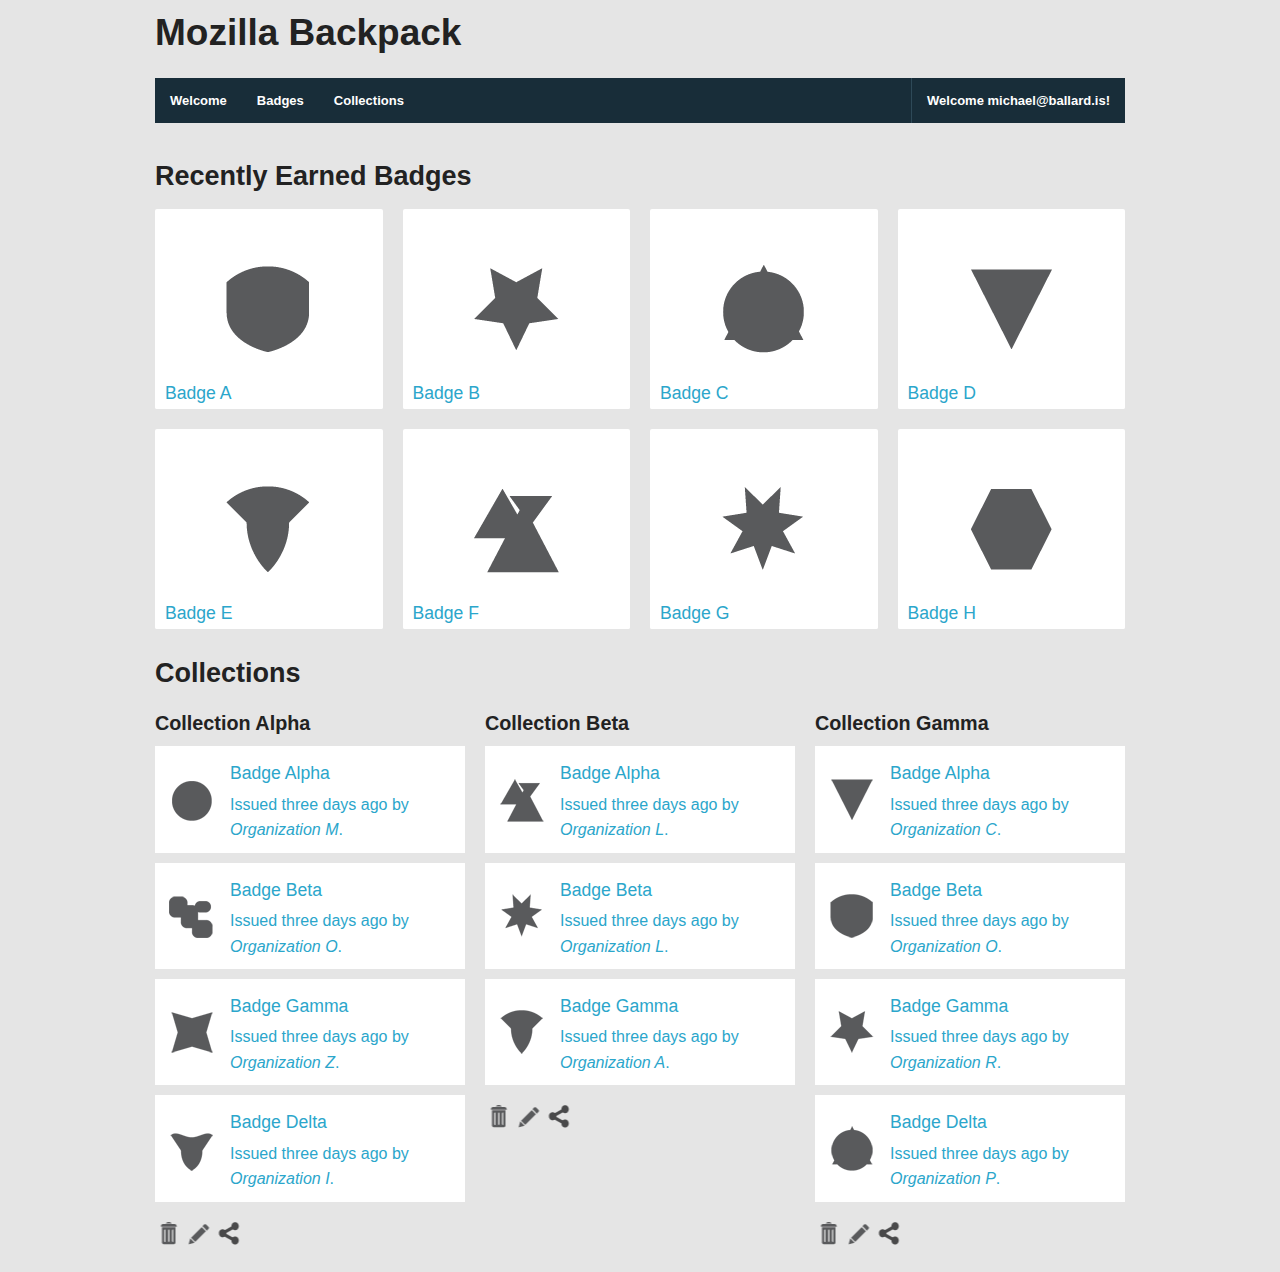
<file: index.html>
<!DOCTYPE html>
<!--[if IE 8]> 				 <html class="no-js lt-ie9" lang="en" > <![endif]-->
<!--[if gt IE 8]><!--> <html class="no-js" lang="en" > <!--<![endif]-->

<head>
	<meta charset="utf-8">
  	<meta name="viewport" content="width=device-width">
  	<title>Mozilla BackPack</title>
  	<link rel="stylesheet" href="stylesheets/app.css">
  	<script src="javascripts/vendor/custom.modernizr.js"></script>
</head>
<body>
	<div class="row">
		<div class="large-12 columns">
			<h2>Mozilla Backpack</h2>

			<nav class="top-bar" style="">
			          <ul class="title-area">
			            <!-- Title Area -->
			            <li class="name">

			            </li>
			            <!-- Remove the class "menu-icon" to get rid of menu icon. Take out "Menu" to just have icon alone -->
			            <li class="toggle-topbar menu-icon"><a href=""><span>Menu</span></a></li>
			          </ul>

			          
			        <section class="top-bar-section">
			            <ul class="left">
			              <li><a href="./">Welcome</a></li>
			              <li><a href="./badge">Badges</a></li>
			              <li><a href="./collection">Collections</a></li>
			            </ul>
			            <!-- Right Nav Section -->
			            <ul class="right">
			              <li class="divider hide-for-sall"></li>
			              <li class="">
			              	<a href="#" data-dropdown="settings">Welcome michael@ballard.is!</a>
			              	<ul id="settings" class="f-dropdown" data-dropdown-content>
			              	  <li><a href="#">Settings</a></li>
			              	  <li><a href="#">Public Profile</a></li>
			              	  <li class="divider"></li>
			              	  <li><a href="./issuer-1.html"><em style="color:red;">Restart Flow</em></a></li>
			              	</ul>
			              </li>
			            </ul>
			          </section></nav>
		</div>
	</div>

	<div class="row">
		<div class="large-12 columns">
			<h3>Recently Earned Badges</h2>
			<ul class="small-block-grid-2 large-block-grid-4 badge-thumbs square grid">
			  <li>
			  	<a class="badgethumb badgehash-a" href="#" style="background-image:url('./img/badge/badgehash-a-m.png');">
					<span class="detail">
			  			<span class="title">Badge A</span>
			  			<span class="content">Issued by <em>Organization A</em> three days ago will expire in two months, seven days.<br>Exists in three collections.</span>
			  		</span>
			  	</a>
			  </li>
			 <li>
			 	<a class="badgethumb badgehash-b" href="#" style="background-image:url('./img/badge/badgehash-b-m.png');">
					<span class="detail">
			  			<span class="title">Badge B</span>
			  			<span class="content">Issued by <em>Organization A</em> three days ago will expire in two months, seven days.<br>Exists in three collections.</span>
			  		</span>
			 	</a>
			 </li>
			 <li>
			 	<a class="badgethumb badgehash-c" href="#" style="background-image:url('./img/badge/badgehash-c-m.png');">
					<span class="detail">
			  			<span class="title">Badge C</span>
			  			<span class="content">Issued by <em>Organization A</em> three days ago will expire in two months, seven days.<br>Exists in three collections.</span>
			  		</span>
			 	</a>
			 </li>
			 <li>
			 	<a class="badgethumb badgehash-d" href="#" style="background-image:url('./img/badge/badgehash-d-m.png');">
					<span class="detail">
			  			<span class="title">Badge D</span>
			  			<span class="content">Issued by <em>Organization A</em> three days ago will expire in two months, seven days.<br>Exists in three collections.</span>
			  		</span>
			 	</a>
			 </li>
			  <li>
			  	<a class="badgethumb badgehash-e" href="#" style="background-image:url('./img/badge/badgehash-e-m.png');">
					<span class="detail">
			  			<span class="title">Badge E</span>
			  			<span class="content">Issued by <em>Organization A</em> three days ago will expire in two months, seven days.<br>Exists in three collections.</span>
			  		</span>
			  	</a>
			  </li>
			 <li>
			 	<a class="badgethumb badgehash-f" href="#" style="background-image:url('./img/badge/badgehash-f-m.png');">
					<span class="detail">
			  			<span class="title">Badge F</span>
			  			<span class="content">Issued by <em>Organization A</em> three days ago will expire in two months, seven days.<br>Exists in three collections.</span>
			  		</span>
			 	</a>
			 </li>
			 <li>
			 	<a class="badgethumb badgehash-g" href="#" style="background-image:url('./img/badge/badgehash-g-m.png');">
					<span class="detail">
			  			<span class="title">Badge G</span>
			  			<span class="content">Issued by <em>Organization A</em> three days ago will expire in two months, seven days.<br>Exists in three collections.</span>
			  		</span>
			 	</a>
			 </li>
			 <li>
			 	<a class="badgethumb badgehash-h" href="#" style="background-image:url('./img/badge/badgehash-h-m.png');">
					<span class="detail">
			  			<span class="title">Badge H</span>
			  			<span class="content">Issued by <em>Organization A</em> three days ago will expire in two months, seven days.<br>Exists in three collections.</span>
			  		</span>
			 	</a>
			 </li>
			</ul>
		</div>
	</div>

	<div class="row">
		<div class="large-12 columns">
			<h3>Collections</h2>
			<ul class="small-block-grid-1 large-block-grid-3 collections grid">
				<li>
					<ul class="badge-thumbs vertical collectionhash-a collection">
						<h5><span class="title">Collection Alpha</span></h5>
						<li>
							<a class="badgethumb badgehash-h" href="#" style="background-image:url('./img/badge/badgehash-i-s.png');">
								<span class="detail">
									<span class="title">Badge Alpha</span>
									<span class="content">Issued three days ago by <em>Organization M</em>.</span>
								</span>
							</a>
						</li>
						<li>
							<a class="badgethumb badgehash-g" href="#" style="background-image:url('./img/badge/badgehash-k-s.png');">
								<span class="detail">
									<span class="title">Badge Beta</span>
									<span class="content">Issued three days ago by <em>Organization O</em>.</span>
								</span>
							</a>
						</li>
						<li>
							<a class="badgethumb badgehash-f" href="#" style="background-image:url('./img/badge/badgehash-j-s.png');">
								<span class="detail">
									<span class="title">Badge Gamma</span>
									<span class="content">Issued three days ago by <em>Organization Z</em>.</span>
								</span>
							</a>
						</li>	
						<li>
							<a class="badgethumb badgehash-e" href="#" style="background-image:url('./img/badge/badgehash-l-s.png');">
								<span class="detail">
									<span class="title">Badge Delta</span>
									<span class="content">Issued three days ago by <em>Organization I</em>.</span>
								</span>
							</a>
						</li>	
						<a class="collection_action cdel collectionhash-b" href="#">Delete</a>
						<a class="collection_action cedi collectionhash-c" href="#">Edit</a>	
						<a href="./userhash/collectionhash-x.html" target="_blank" class="collection_action csha collectionhash-b" href="#">Share</a>
					</ul>
				</li>
				<li>
					<ul class="badge-thumbs vertical collectionhash-b collection">
						<h5><span class="title">Collection Beta</span></h5>
						<li>
							<a class="badgethumb badgehash-d" href="#" style="background-image:url('./img/badge/badgehash-f-s.png');">
								<span class="detail">
									<span class="title">Badge Alpha</span>
									<span class="content">Issued three days ago by <em>Organization L</em>.</span>
								</span>
							</a>
						</li>
						<li>
							<a class="badgethumb badgehash-c" href="#" style="background-image:url('./img/badge/badgehash-g-s.png');">
								<span class="detail">
									<span class="title">Badge Beta</span>
									<span class="content">Issued three days ago by <em>Organization L</em>.</span>
								</span>
							</a>
						</li>
						<li>
							<a class="badgethumb badgehash-b" href="#" style="background-image:url('./img/badge/badgehash-e-s.png');">
								<span class="detail">
									<span class="title">Badge Gamma</span>
									<span class="content">Issued three days ago by <em>Organization A</em>.</span>
								</span>
							</a>
						</li>
						<a class="collection_action cdel collectionhash-b" href="#">Delete</a>
						<a class="collection_action cedi collectionhash-c" href="#">Edit</a>	
						<a href="./userhash/collectionhash-x.html" target="_blank" class="collection_action csha collectionhash-b" href="#">Share</a>
					</ul>
				</li>
				<li>
					<ul class="badge-thumbs vertical collectionhash-c collection">
						<h5><span class="title">Collection Gamma</span></h5>
						<li>
							<a class="badgethumb badgehash-d" href="#" style="background-image:url('./img/badge/badgehash-d-s.png');">
								<span class="detail">
									<span class="title">Badge Alpha</span>
									<span class="content">Issued three days ago by <em>Organization C</em>.</span>
								</span>
							</a>
						</li>
						<li>
							<a class="badgethumb badgehash-d" href="#" style="background-image:url('./img/badge/badgehash-a-s.png');">
								<span class="detail">
									<span class="title">Badge Beta</span>
									<span class="content">Issued three days ago by <em>Organization O</em>.</span>
								</span>
							</a>
						</li>
						<li>
							<a class="badgethumb badgehash-d" href="#" style="background-image:url('./img/badge/badgehash-b-s.png');">
								<span class="detail">
									<span class="title">Badge Gamma</span>
									<span class="content">Issued three days ago by <em>Organization R</em>.</span>
								</span>
							</a>
						</li>	
						<li>
							<a class="badgethumb badgehash-d" href="#" style="background-image:url('./img/badge/badgehash-c-s.png');">
								<span class="detail">
									<span class="title">Badge Delta</span>
									<span class="content">Issued three days ago by <em>Organization P</em>.</span>
								</span>
							</a>
						</li>
						<a class="collection_action cdel collectionhash-c" href="#">Delete</a>
						<a class="collection_action cedi collectionhash-c" href="#">Edit</a>	
						<a href="./userhash/collectionhash-x.html" target="_blank" class="collection_action csha collectionhash-b" href="#">Share</a>
					</ul>
				</li>
			</ul>
		</div>
	</div>
	
	<footer>
	</footer>

  <script>
  document.write('<script src=' +
  ('__proto__' in {} ? 'javascripts/vendor/zepto' : 'javascripts/vendor/jquery') +
  '.js><\/script>')
  </script>
  
  <script src="javascripts/foundation/foundation.js"></script>
	
	<script src="javascripts/foundation/foundation.abide.js"></script>
	
	<script src="javascripts/foundation/foundation.alerts.js"></script>
	
	<script src="javascripts/foundation/foundation.clearing.js"></script>
	
	<script src="javascripts/foundation/foundation.cookie.js"></script>
	
	<script src="javascripts/foundation/foundation.dropdown.js"></script>
	
	<script src="javascripts/foundation/foundation.forms.js"></script>
	
	<script src="javascripts/foundation/foundation.interchange.js"></script>
	
	<script src="javascripts/foundation/foundation.joyride.js"></script>
	
	<script src="javascripts/foundation/foundation.magellan.js"></script>
	
	<script src="javascripts/foundation/foundation.orbit.js"></script>
	
	<script src="javascripts/foundation/foundation.placeholder.js"></script>
	
	<script src="javascripts/foundation/foundation.reveal.js"></script>
	
	<script src="javascripts/foundation/foundation.section.js"></script>
	
	<script src="javascripts/foundation/foundation.tooltips.js"></script>
	
	<script src="javascripts/foundation/foundation.topbar.js"></script>
	
  
  <script>
    $(document).foundation();
  </script>

	<script src="javascripts/jquery.timeago.js"></script>
	<script src="javascripts/backpack.js"></script>

</body>
</html>
</file>
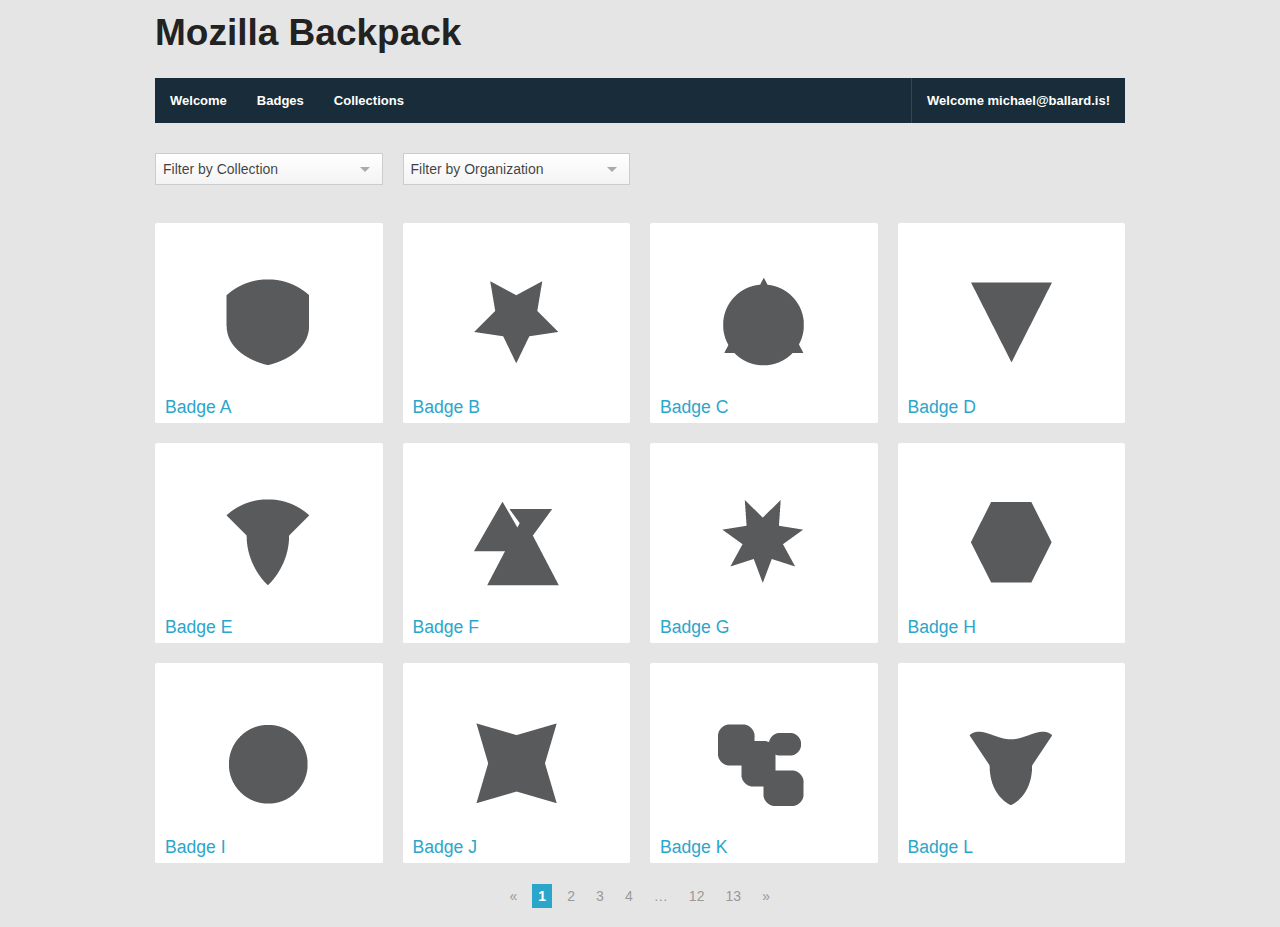
<file: badge/index.html>
<!DOCTYPE html>
<!--[if IE 8]> 				 <html class="no-js lt-ie9" lang="en" > <![endif]-->
<!--[if gt IE 8]><!--> <html class="no-js" lang="en" > <!--<![endif]-->

<head>
	<meta charset="utf-8">
  	<meta name="viewport" content="width=device-width">
  	<title>Mozilla BackPack</title>
  	<link rel="stylesheet" href="../stylesheets/app.css">
  	<script src="../javascripts/vendor/custom.modernizr.js"></script>
</head>
<body>
	<div class="row">
		<div class="large-12 columns">
			<h2>Mozilla Backpack</h2>

			<nav class="top-bar" style="">
			          <ul class="title-area">
			            <!-- Title Area -->
			            <li class="name">

			            </li>
			            <!-- Remove the class "menu-icon" to get rid of menu icon. Take out "Menu" to just have icon alone -->
			            <li class="toggle-topbar menu-icon"><a href=""><span>Menu</span></a></li>
			          </ul>

			          
			        <section class="top-bar-section">
			            <ul class="left">
			              <li><a href="../">Welcome</a></li>
			              <li><a href="../badge">Badges</a></li>
			              <li><a href="../collection">Collections</a></li>
			            </ul>
			            <!-- Right Nav Section -->
			            <ul class="right">
			              <li class="divider hide-for-small"></li>
			              <li class="">
			              	<a href="#" data-dropdown="settings">Welcome michael@ballard.is!</a>
			              	<ul id="settings" class="f-dropdown" data-dropdown-content>
			              	  <li><a href="#">Settings</a></li>
			              	  <li><a href="#">Public Profile</a></li>
			              	  <li class="divider"></li>
			              	  <li><a href="../issuer-1.html"><em style="color:red;">Restart Flow</em></a></li>
			              	</ul>
			              </li>
			            </ul>
			          </section></nav>
		</div>
	</div>
	<div class="row">
			<form id="badgefilter" class="custom">
				<div class="large-12 columns">
				<ul class="small-block-grid-2 large-block-grid-4">
					<li>
						<select id="collectionFilter" class="medium">
							<option disabled="" selected="">Filter by Collection</option>
							<option>This is another option</option>
							<option>This is another option too</option>
							<option>Look, a third option</option>
						</select>
					</li>
					<li>
						<select id="organizationFilter" class="medium">
							<option disabled="" selected="">Filter by Organization</option>
							<option>This is another option</option>
							<option>This is another option too</option>
							<option>Look, a third option</option>
						</select>
					</li>
				</ul>
			</div>
			</form>
		</div>
		<div class="row">
			<div class="large-12 columns">
				<ul class="small-block-grid-2 large-block-grid-4 badge-thumbs square grid">
				  <li>
				  	<a class="badgethumb badgehash-a" href="#" style="background-image:url('../img/badge/badgehash-a-m.png');">
						<span class="detail">
				  			<span class="title">Badge A</span>
				  			<span class="content">Issued by <em>Organization A</em> three days ago will expire in two months, seven days.<br>Exists in three collections.</span>
				  		</span>
				  	</a>
				  </li>
				 <li>
				 	<a class="badgethumb badgehash-b" href="#" style="background-image:url('../img/badge/badgehash-b-m.png');">
						<span class="detail">
				  			<span class="title">Badge B</span>
				  			<span class="content">Issued by <em>Organization A</em> three days ago will expire in two months, seven days.<br>Exists in three collections.</span>
				  		</span>
				 	</a>
				 </li>
				 <li>
				 	<a class="badgethumb badgehash-c" href="#" style="background-image:url('../img/badge/badgehash-c-m.png');">
						<span class="detail">
				  			<span class="title">Badge C</span>
				  			<span class="content">Issued by <em>Organization A</em> three days ago will expire in two months, seven days.<br>Exists in three collections.</span>
				  		</span>
				 	</a>
				 </li>
				 <li>
				 	<a class="badgethumb badgehash-d" href="#" style="background-image:url('../img/badge/badgehash-d-m.png');">
						<span class="detail">
				  			<span class="title">Badge D</span>
				  			<span class="content">Issued by <em>Organization A</em> three days ago will expire in two months, seven days.<br>Exists in three collections.</span>
				  		</span>
				 	</a>
				 </li>
				  <li>
				  	<a class="badgethumb badgehash-e" href="#" style="background-image:url('../img/badge/badgehash-e-m.png');">
						<span class="detail">
				  			<span class="title">Badge E</span>
				  			<span class="content">Issued by <em>Organization A</em> three days ago will expire in two months, seven days.<br>Exists in three collections.</span>
				  		</span>
				  	</a>
				  </li>
				 <li>
				 	<a class="badgethumb badgehash-f" href="#" style="background-image:url('../img/badge/badgehash-f-m.png');">
						<span class="detail">
				  			<span class="title">Badge F</span>
				  			<span class="content">Issued by <em>Organization A</em> three days ago will expire in two months, seven days.<br>Exists in three collections.</span>
				  		</span>
				 	</a>
				 </li>
				 <li>
				 	<a class="badgethumb badgehash-g" href="#" style="background-image:url('../img/badge/badgehash-g-m.png');">
						<span class="detail">
				  			<span class="title">Badge G</span>
				  			<span class="content">Issued by <em>Organization A</em> three days ago will expire in two months, seven days.<br>Exists in three collections.</span>
				  		</span>
				 	</a>
				 </li>
				 <li>
				 	<a class="badgethumb badgehash-h" href="#" style="background-image:url('../img/badge/badgehash-h-m.png');">
						<span class="detail">
				  			<span class="title">Badge H</span>
				  			<span class="content">Issued by <em>Organization A</em> three days ago will expire in two months, seven days.<br>Exists in three collections.</span>
				  		</span>
				 	</a>
				 </li>
				  <li>
				  	<a class="badgethumb badgehash-i" href="#" style="background-image:url('../img/badge/badgehash-i-m.png');">
				 		<span class="detail">
				   			<span class="title">Badge I</span>
				   			<span class="content">Issued by <em>Organization A</em> three days ago will expire in two months, seven days.<br>Exists in three collections.</span>
				   		</span>
				  	</a>
				  </li>
				   <li>
				   	<a class="badgethumb badgehash-j" href="#" style="background-image:url('../img/badge/badgehash-j-m.png');">
				  		<span class="detail">
				    			<span class="title">Badge J</span>
				    			<span class="content">Issued by <em>Organization A</em> three days ago will expire in two months, seven days.<br>Exists in three collections.</span>
				    		</span>
				   	</a>
				   </li>				  
				    <li>
				    	<a class="badgethumb badgehash-k" href="#" style="background-image:url('../img/badge/badgehash-k-m.png');">
				   		<span class="detail">
				     			<span class="title">Badge K</span>
				     			<span class="content">Issued by <em>Organization A</em> three days ago will expire in two months, seven days.<br>Exists in three collections.</span>
				     		</span>
				    	</a>
				    </li>
				     <li>
				     	<a class="badgethumb badgehash-l" href="#" style="background-image:url('../img/badge/badgehash-l-m.png');">
				    		<span class="detail">
				      			<span class="title">Badge L</span>
				      			<span class="content">Issued by <em>Organization A</em> three days ago will expire in two months, seven days.<br>Exists in three collections.</span>
				      		</span>
				     	</a>
				     </li>
				</ul>
			</div>
		</div>

	<div class="pagination-centered">
	  <ul class="pagination">
	    <li class="arrow unavailable"><a href="">&laquo;</a></li>
	    <li class="current"><a href="">1</a></li>
	    <li><a href="">2</a></li>
	    <li><a href="">3</a></li>
	    <li><a href="">4</a></li>
	    <li class="unavailable"><a href="">&hellip;</a></li>
	    <li><a href="">12</a></li>
	    <li><a href="">13</a></li>
	    <li class="arrow"><a href="">&raquo;</a></li>
	  </ul>
	</div>
	
	<footer>

	</footer>

  <script>
  document.write('<script src=' +
  ('__proto__' in {} ? '../javascripts/vendor/zepto' : '../javascripts/vendor/jquery') +
  '.js><\/script>')
  </script>
  
  <script src="../javascripts/foundation/foundation.js"></script>
	
	<script src="../javascripts/foundation/foundation.abide.js"></script>
	
	<script src="../javascripts/foundation/foundation.alerts.js"></script>
	
	<script src="../javascripts/foundation/foundation.clearing.js"></script>
	
	<script src="../javascripts/foundation/foundation.cookie.js"></script>
	
	<script src="../javascripts/foundation/foundation.dropdown.js"></script>
	
	<script src="../javascripts/foundation/foundation.forms.js"></script>
	
	<script src="../javascripts/foundation/foundation.interchange.js"></script>
	
	<script src="../javascripts/foundation/foundation.joyride.js"></script>
	
	<script src="../javascripts/foundation/foundation.magellan.js"></script>
	
	<script src="../javascripts/foundation/foundation.orbit.js"></script>
	
	<script src="../javascripts/foundation/foundation.placeholder.js"></script>
	
	<script src="../javascripts/foundation/foundation.reveal.js"></script>
	
	<script src="../javascripts/foundation/foundation.section.js"></script>
	
	<script src="../javascripts/foundation/foundation.tooltips.js"></script>
	
	<script src="../javascripts/foundation/foundation.topbar.js"></script>
	

  <script>
    $(document).foundation();
  </script>

	<script src="../javascripts/jquery.timeago.js"></script>
	<script src="../javascripts/backpack.js"></script>

</body>
</html>
</file>
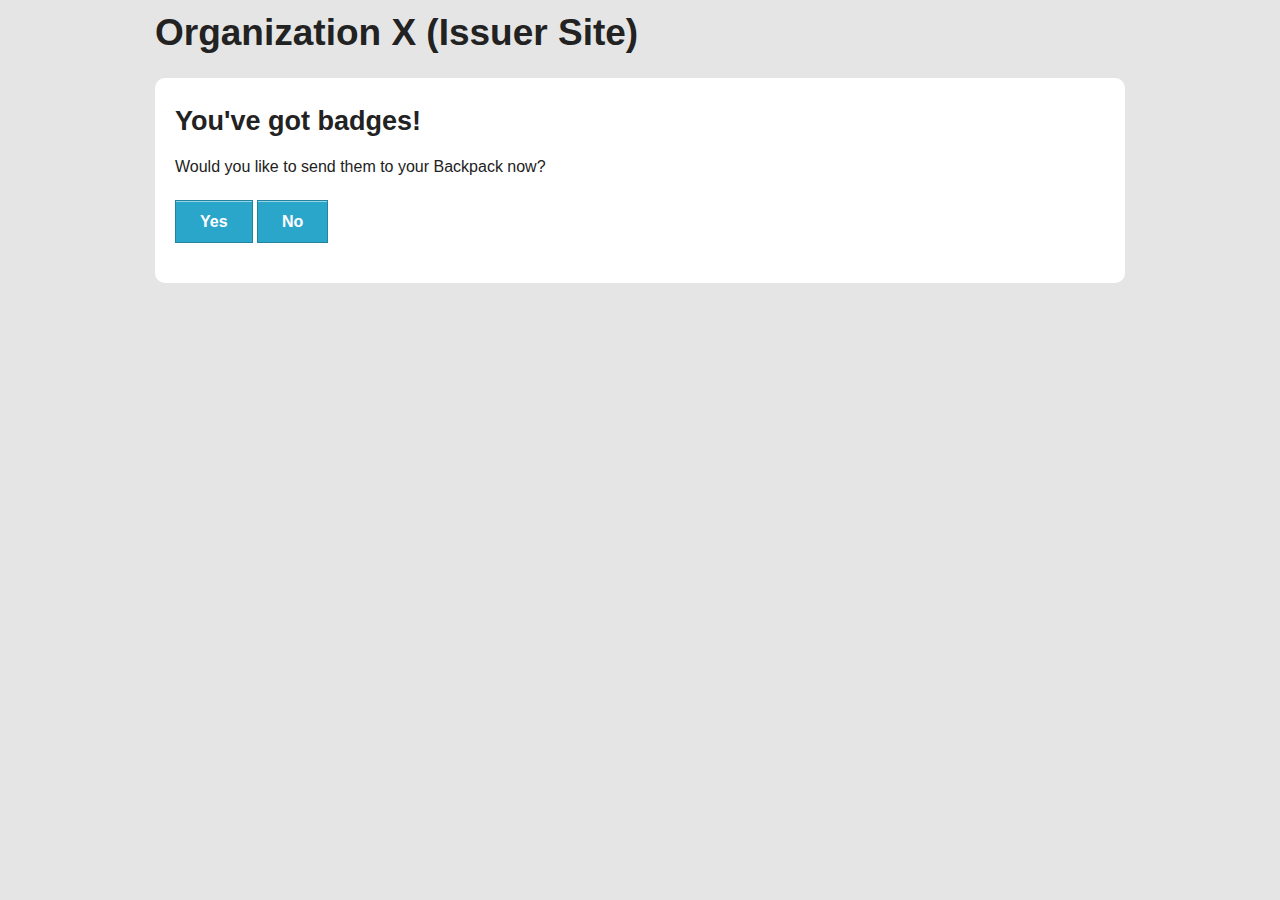
<file: issuer-1.html>
<!DOCTYPE html>
<!--[if IE 8]> 				 <html class="no-js lt-ie9" lang="en" > <![endif]-->
<!--[if gt IE 8]><!--> <html class="no-js" lang="en" > <!--<![endif]-->

<head>
	<meta charset="utf-8">
  	<meta name="viewport" content="width=device-width">
  	<title>Issuer Website</title>
  	<link rel="stylesheet" href="stylesheets/app.css">
  	<script src="javascripts/vendor/custom.modernizr.js"></script>
</head>
<body class="issuer logged-out">
	<div class="row">
		<div class="large-12 columns">
			<h2>Organization X (Issuer Site)</h2>
		</div>
	</div>

	<div class="row">
		<div class="large-12 columns">
			<div style="background-color:white;padding:1.25em;border-radius:10px;">
				<h3>You've got badges!</h2>
				<p>Would you like to send them to your Backpack now?</p>
				<a id="yes" class="button" href="issuer-2.html" target=_ban>Yes</a>
				 <a id="no" onclick="alert('boo');" class="button" href="#">No</a>
			</div>
		</div>
	</div>

	
	<footer>

	</footer>

  <script>
  document.write('<script src=' +
  ('__proto__' in {} ? 'javascripts/vendor/zepto' : 'javascripts/vendor/jquery') +
  '.js><\/script>')
  </script>
  
  <script src="javascripts/foundation/foundation.js"></script>
	
	<script src="javascripts/foundation/foundation.abide.js"></script>
	
	<script src="javascripts/foundation/foundation.alerts.js"></script>
	
	<script src="javascripts/foundation/foundation.clearing.js"></script>
	
	<script src="javascripts/foundation/foundation.cookie.js"></script>
	
	<script src="javascripts/foundation/foundation.dropdown.js"></script>
	
	<script src="javascripts/foundation/foundation.forms.js"></script>
	
	<script src="javascripts/foundation/foundation.interchange.js"></script>
	
	<script src="javascripts/foundation/foundation.joyride.js"></script>
	
	<script src="javascripts/foundation/foundation.magellan.js"></script>
	
	<script src="javascripts/foundation/foundation.orbit.js"></script>
	
	<script src="javascripts/foundation/foundation.placeholder.js"></script>
	
	<script src="javascripts/foundation/foundation.reveal.js"></script>
	
	<script src="javascripts/foundation/foundation.section.js"></script>
	
	<script src="javascripts/foundation/foundation.tooltips.js"></script>
	
	<script src="javascripts/foundation/foundation.topbar.js"></script>
	
  
  <script>
    $(document).foundation();
  </script>

	<script src="javascripts/jquery.timeago.js"></script>
	<script src="javascripts/backpack.js"></script>

</body>
</html>
</file>
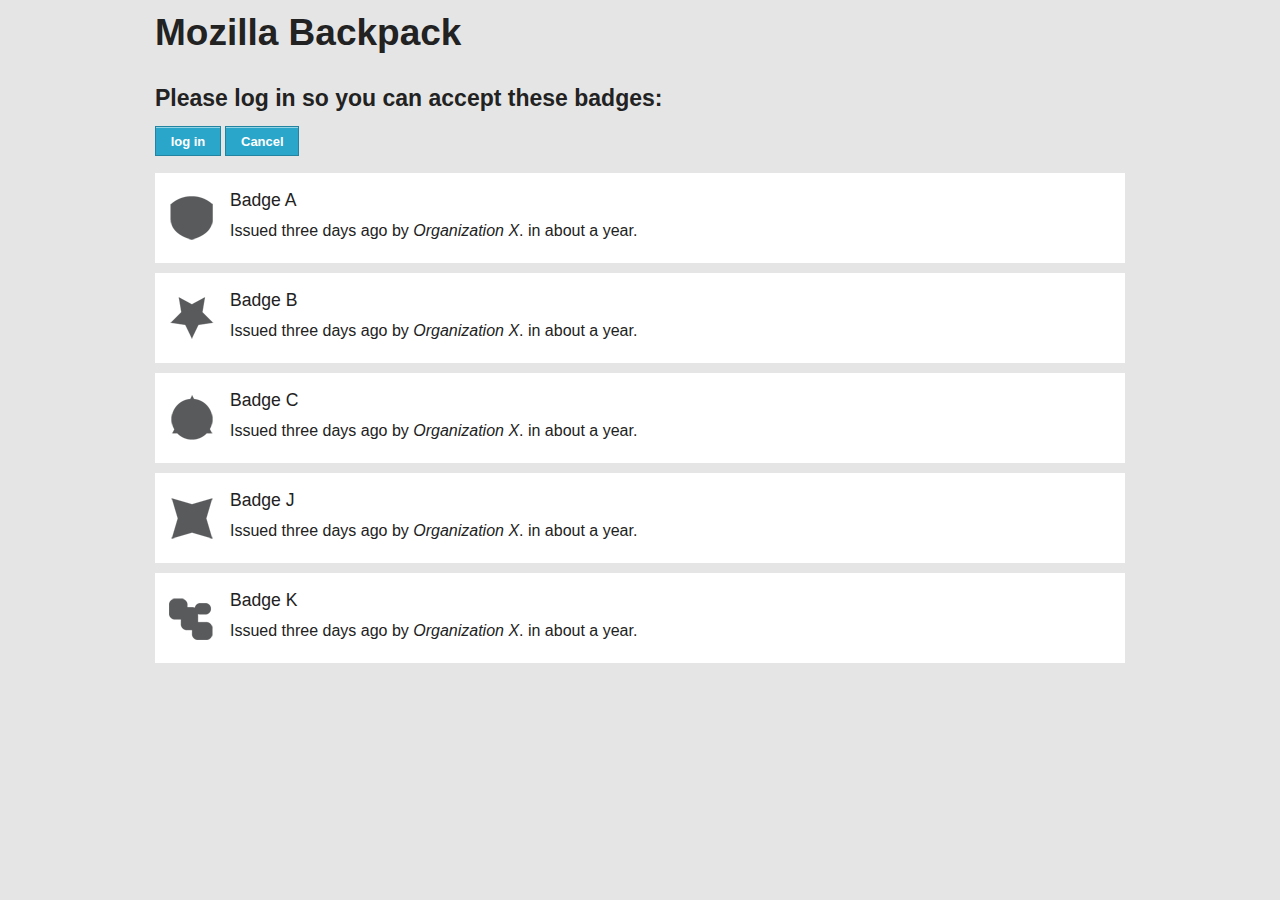
<file: issuer-2.html>
<!DOCTYPE html>
<!--[if IE 8]> 				 <html class="no-js lt-ie9" lang="en" > <![endif]-->
<!--[if gt IE 8]><!--> <html class="no-js" lang="en" > <!--<![endif]-->

<head>
	<meta charset="utf-8">
  	<meta name="viewport" content="width=device-width">
  	<title>Mozilla BackPack</title>
  	<link rel="stylesheet" href="stylesheets/app.css">
  	<script src="javascripts/vendor/custom.modernizr.js"></script>
</head>
<body class="issuer logged-out">
	<div class="row">
		<div class="large-12 columns">
			<h2>Mozilla Backpack</h2>


		</div>
	</div>

	<div class="row">
		<div class="large-12 columns">
			<h4>Please log in so you can accept these badges:</h4>
			<a class="button small" href="persona.html">log in</a>
			 <a class="button small" onclick="window.close()" href="#">Cancel</a>
			<ul class="small-block-grid-1 large-block-grid-1 grid badge-thumbs vertical">
				<li>
					<div class="badgethumb badgehash-a" href="#" style="background-image:url('./img/badge/badgehash-a-s.png');">
						<span class="detail">
							<span class="title">Badge A</span>
							<span class="content">Issued three days ago by <em>Organization X</em>.  in about a year.</span>
						</span>
					</div>
				</li>
				<li>
					<div class="badgethumb badgehash-b" href="#" style="background-image:url('./img/badge/badgehash-b-s.png');">
						<span class="detail">
							<span class="title">Badge B</span>
							<span class="content">Issued three days ago by <em>Organization X</em>.  in about a year.</span>
						</span>
					</div>
				</li>
				<li>
					<div class="badgethumb badgehash-c" href="#" style="background-image:url('./img/badge/badgehash-c-s.png');">
						<span class="detail">
							<span class="title">Badge C</span>
							<span class="content">Issued three days ago by <em>Organization X</em>.  in about a year.</span>
						</span>
					</div>
				</li>
				<li>
					<div class="badgethumb badgehash-j" href="#" style="background-image:url('./img/badge/badgehash-j-s.png');">
						<span class="detail">
							<span class="title">Badge J</span>
							<span class="content">Issued three days ago by <em>Organization X</em>.  in about a year.</span>
						</span>
					</div>
				</li>
				<li>
					<div class="badgethumb badgehash-k" href="#" style="background-image:url('./img/badge/badgehash-k-s.png');">
						<span class="detail">
							<span class="title">Badge K</span>
							<span class="content">Issued three days ago by <em>Organization X</em>.  in about a year.</span>
						</span>
					</div>
				</li>
			</ul>
		</div>
	</div>
	
	<footer>

	</footer>

  <script>
  document.write('<script src=' +
  ('__proto__' in {} ? 'javascripts/vendor/zepto' : 'javascripts/vendor/jquery') +
  '.js><\/script>')
  </script>
  
  <script src="javascripts/foundation/foundation.js"></script>
	
	<script src="javascripts/foundation/foundation.abide.js"></script>
	
	<script src="javascripts/foundation/foundation.alerts.js"></script>
	
	<script src="javascripts/foundation/foundation.clearing.js"></script>
	
	<script src="javascripts/foundation/foundation.cookie.js"></script>
	
	<script src="javascripts/foundation/foundation.dropdown.js"></script>
	
	<script src="javascripts/foundation/foundation.forms.js"></script>
	
	<script src="javascripts/foundation/foundation.interchange.js"></script>
	
	<script src="javascripts/foundation/foundation.joyride.js"></script>
	
	<script src="javascripts/foundation/foundation.magellan.js"></script>
	
	<script src="javascripts/foundation/foundation.orbit.js"></script>
	
	<script src="javascripts/foundation/foundation.placeholder.js"></script>
	
	<script src="javascripts/foundation/foundation.reveal.js"></script>
	
	<script src="javascripts/foundation/foundation.section.js"></script>
	
	<script src="javascripts/foundation/foundation.tooltips.js"></script>
	
	<script src="javascripts/foundation/foundation.topbar.js"></script>
	
  
  <script>
    $(document).foundation();
  </script>

	<script src="javascripts/jquery.timeago.js"></script>
	<script src="javascripts/backpack.js"></script>

</body>
</html>
</file>
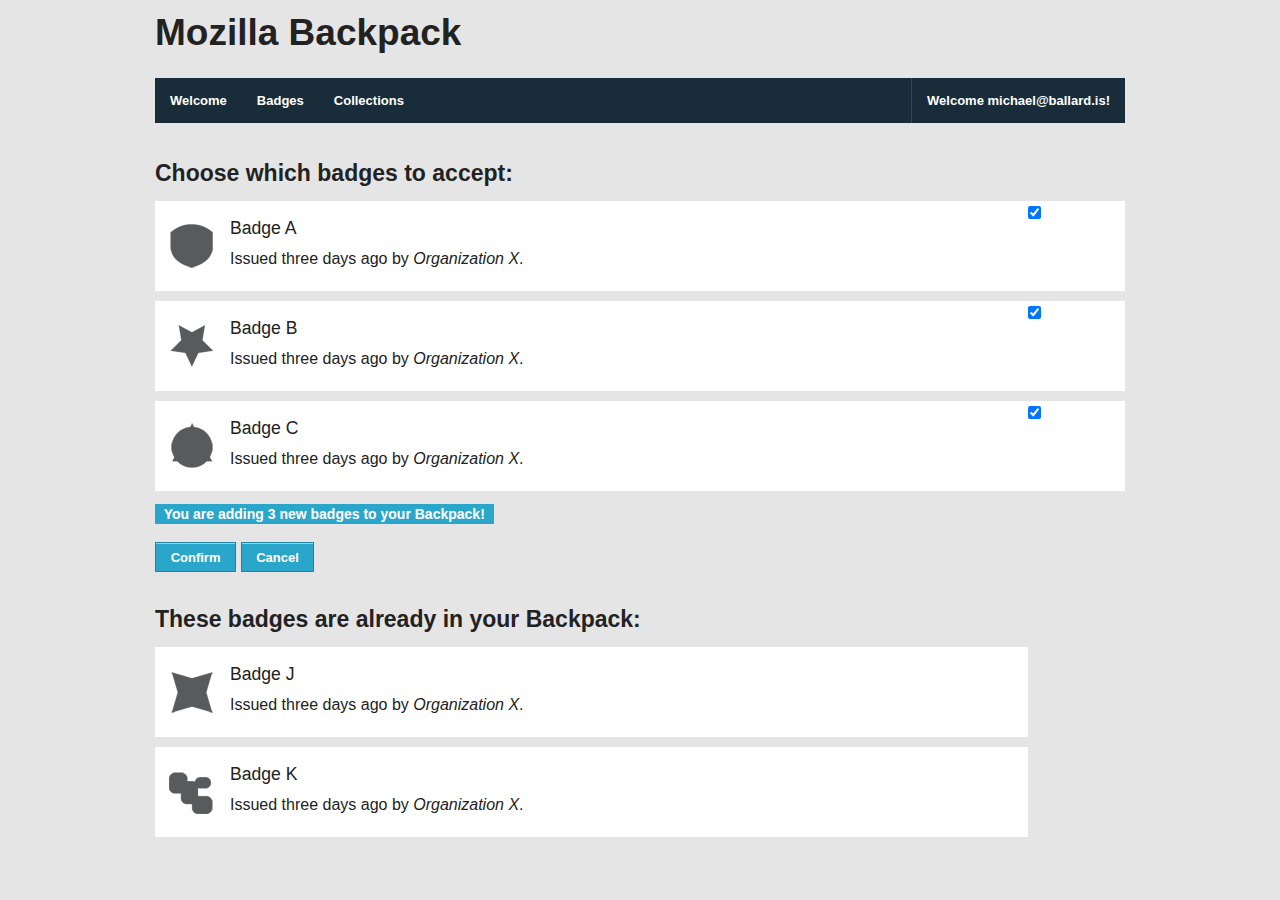
<file: issuer-3.html>
<!DOCTYPE html>
<!--[if IE 8]> 				 <html class="no-js lt-ie9" lang="en" > <![endif]-->
<!--[if gt IE 8]><!--> <html class="no-js" lang="en" > <!--<![endif]-->

<head>
	<meta charset="utf-8">
  	<meta name="viewport" content="width=device-width">
  	<title>Mozilla BackPack</title>
  	<link rel="stylesheet" href="stylesheets/app.css">
  	<script src="javascripts/vendor/custom.modernizr.js"></script>
</head>
<body class="issuer confirm logged-in">
	<div class="row">
		<div class="large-12 columns">
			<h2>Mozilla Backpack</h2>

			<nav class="top-bar" style="">
			          <ul class="title-area">
			            <!-- Title Area -->
			            <li class="name">

			            </li>
			            <!-- Remove the class "menu-icon" to get rid of menu icon. Take out "Menu" to just have icon alone -->
			            <li class="toggle-topbar menu-icon"><a href=""><span>Menu</span></a></li>
			          </ul>

			          
			        <section class="top-bar-section">
			            <ul class="left">
			              <li><a href="./">Welcome</a></li>
			              <li><a href="./badge">Badges</a></li>
			              <li><a href="./collection">Collections</a></li>
			            </ul>
			            <!-- Right Nav Section -->
			            <ul class="right">
			              <li class="divider hide-for-sall"></li>
			              <li class="">
			              	<a href="#" data-dropdown="settings">Welcome michael@ballard.is!</a>
			              	<ul id="settings" class="f-dropdown" data-dropdown-content>
			              	  <li><a href="#">Settings</a></li>
			              	  <li><a href="#">Public Profile</a></li>
			              	  <li class="divider"></li>
			              	  <li><a href="./issuer-1.html"><em style="color:red;">Restart Flow</em></a></li>
			              	</ul>
			              </li>
			            </ul>
			          </section></nav>
		</div>
	</div>

	<div class="row">
		<div class="large-12 columns">
			<h4>Choose which badges to accept:</h2>
			<ul class="small-block-grid-1 large-block-grid-1 grid badge-thumbs vertical js">
				<li>
					<div class="badgethumb badgehash-a" href="#" style="background-image:url('./img/badge/badgehash-a-s.png');">
						<span class="detail">
							<span class="title">Badge A</span>
							<span class="content">Issued three days ago by <em>Organization X</em>.</span>
						</span>
					</div>
					<span class="checkbox"><input type="checkbox" name="badd" value="badgehash-a" checked></span>
				</li>
				<li>
					<div class="badgethumb badgehash-b" href="#" style="background-image:url('./img/badge/badgehash-b-s.png');">
						<span class="detail">
							<span class="title">Badge B</span>
							<span class="content">Issued three days ago by <em>Organization X</em>.</span>
						</span>
					</div>
					<span class="checkbox"><input type="checkbox" name="badd" value="badgehash-b" checked></span>
				</li>
				<li>
					<div class="badgethumb badgehash-c" href="#" style="background-image:url('./img/badge/badgehash-c-s.png');">
						<span class="detail">
							<span class="title">Badge C</span>
							<span class="content">Issued three days ago by <em>Organization X</em>.</span>
						</span>
					</div>
					<span class="checkbox"><input type="checkbox" name="badd" value="badgehash-c" checked></span>
				</li>
				<li>
				
					<p class="label">You are adding 3 new badges to your Backpack!</p>
					<div>
						<a class="button small" href="./#newbadges=3">Confirm</a>
					 	 <a class="button small" onclick="window.close()" href="#">Cancel</a>
					 </div>
				</li>
			</ul>
			<h4>These badges are already in your Backpack:</h2>
			<ul class="small-block-grid-1 large-block-grid-1 grid badge-thumbs vertical">
				<li>
					<div class="badgethumb badgehash-j" href="#" style="background-image:url('./img/badge/badgehash-j-s.png');">
						<span class="detail">
							<span class="title">Badge J</span>
							<span class="content">Issued three days ago by <em>Organization X</em>.</span>
						</span>
					</div>
				</li>
				<li>
					<div class="badgethumb badgehash-k" href="#" style="background-image:url('./img/badge/badgehash-k-s.png');">
						<span class="detail">
							<span class="title">Badge K</span>
							<span class="content">Issued three days ago by <em>Organization X</em>.</span>
						</span>
					</div>
				</li>
			</ul>			
		</div>
	</div>
	
	<footer>

	</footer>

  <script>
  document.write('<script src=' +
  ('__proto__' in {} ? 'javascripts/vendor/zepto' : 'javascripts/vendor/jquery') +
  '.js><\/script>')
  </script>
  
  <script src="javascripts/foundation/foundation.js"></script>
	
	<script src="javascripts/foundation/foundation.abide.js"></script>
	
	<script src="javascripts/foundation/foundation.alerts.js"></script>
	
	<script src="javascripts/foundation/foundation.clearing.js"></script>
	
	<script src="javascripts/foundation/foundation.cookie.js"></script>
	
	<script src="javascripts/foundation/foundation.dropdown.js"></script>
	
	<script src="javascripts/foundation/foundation.forms.js"></script>
	
	<script src="javascripts/foundation/foundation.interchange.js"></script>
	
	<script src="javascripts/foundation/foundation.joyride.js"></script>
	
	<script src="javascripts/foundation/foundation.magellan.js"></script>
	
	<script src="javascripts/foundation/foundation.orbit.js"></script>
	
	<script src="javascripts/foundation/foundation.placeholder.js"></script>
	
	<script src="javascripts/foundation/foundation.reveal.js"></script>
	
	<script src="javascripts/foundation/foundation.section.js"></script>
	
	<script src="javascripts/foundation/foundation.tooltips.js"></script>
	
	<script src="javascripts/foundation/foundation.topbar.js"></script>
	
  
  <script>
    $(document).foundation();
  </script>

	<script src="javascripts/jquery.timeago.js"></script>
	<script src="javascripts/backpack.js"></script>

</body>
</html>
</file>
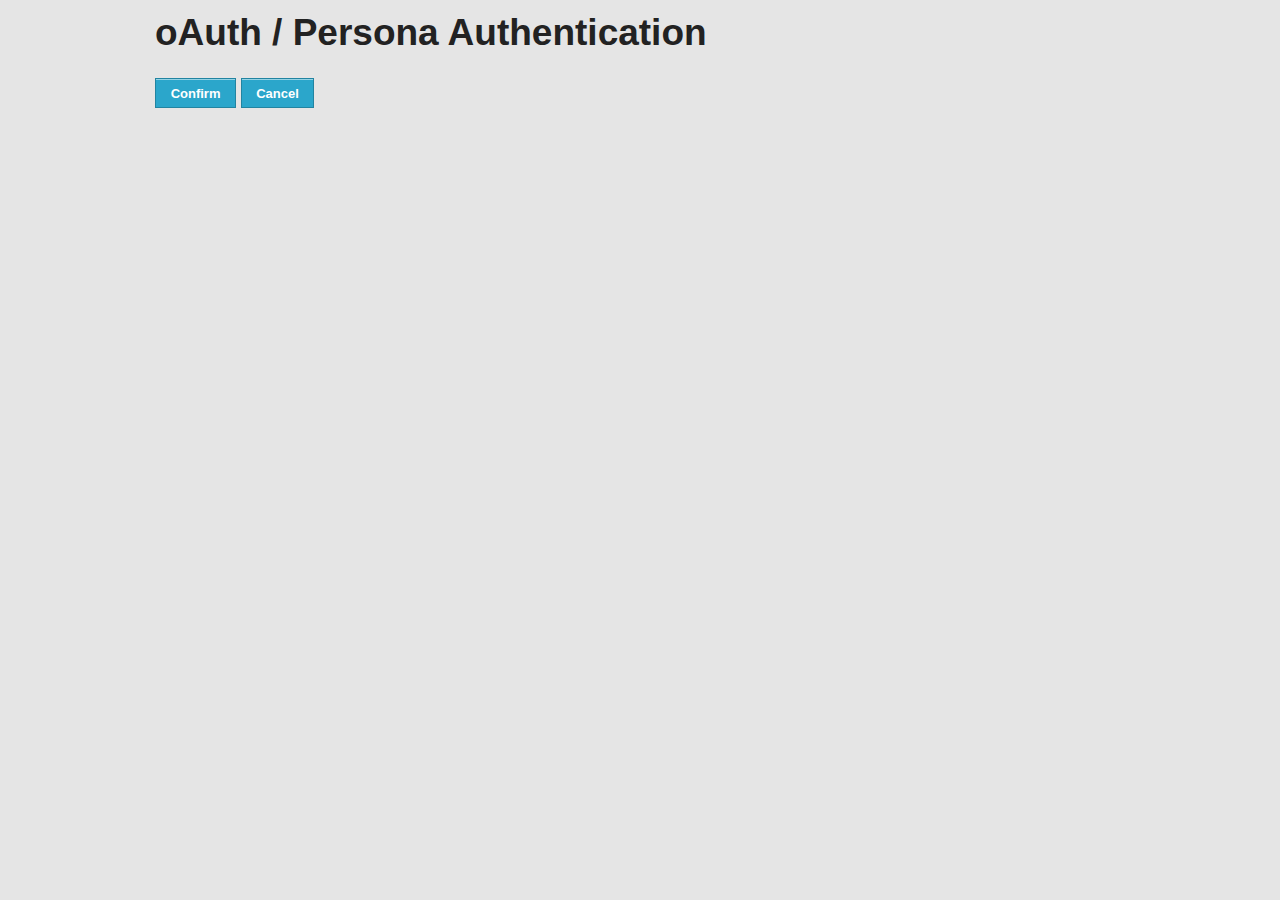
<file: persona.html>
<!DOCTYPE html>
<!--[if IE 8]> 				 <html class="no-js lt-ie9" lang="en" > <![endif]-->
<!--[if gt IE 8]><!--> <html class="no-js" lang="en" > <!--<![endif]-->

<head>
	<meta charset="utf-8">
  	<meta name="viewport" content="width=device-width">
  	<title>Mozilla BackPack</title>
  	<link rel="stylesheet" href="stylesheets/app.css">
  	<script src="javascripts/vendor/custom.modernizr.js"></script>
</head>
<body class="issuer">
	<div class="row">
		<div class="large-12 columns">
			<h2>oAuth / Persona Authentication</h2>


		</div>
	</div>

	<div class="row">
		<div class="large-12 columns">
			<a class="button small" href="issuer-3.html">Confirm</a>
			<a class="button small" onclick="window.close()" href="#">Cancel</a>
		</div>
	</div>
	
	<footer>

	</footer>

  <script>
  document.write('<script src=' +
  ('__proto__' in {} ? 'javascripts/vendor/zepto' : 'javascripts/vendor/jquery') +
  '.js><\/script>')
  </script>
  
  <script src="javascripts/foundation/foundation.js"></script>
	
	<script src="javascripts/foundation/foundation.abide.js"></script>
	
	<script src="javascripts/foundation/foundation.alerts.js"></script>
	
	<script src="javascripts/foundation/foundation.clearing.js"></script>
	
	<script src="javascripts/foundation/foundation.cookie.js"></script>
	
	<script src="javascripts/foundation/foundation.dropdown.js"></script>
	
	<script src="javascripts/foundation/foundation.forms.js"></script>
	
	<script src="javascripts/foundation/foundation.interchange.js"></script>
	
	<script src="javascripts/foundation/foundation.joyride.js"></script>
	
	<script src="javascripts/foundation/foundation.magellan.js"></script>
	
	<script src="javascripts/foundation/foundation.orbit.js"></script>
	
	<script src="javascripts/foundation/foundation.placeholder.js"></script>
	
	<script src="javascripts/foundation/foundation.reveal.js"></script>
	
	<script src="javascripts/foundation/foundation.section.js"></script>
	
	<script src="javascripts/foundation/foundation.tooltips.js"></script>
	
	<script src="javascripts/foundation/foundation.topbar.js"></script>
	
  
  <script>
    $(document).foundation();
  </script>

	<script src="javascripts/jquery.timeago.js"></script>
	<script src="javascripts/backpack.js"></script>

</body>
</html>
</file>
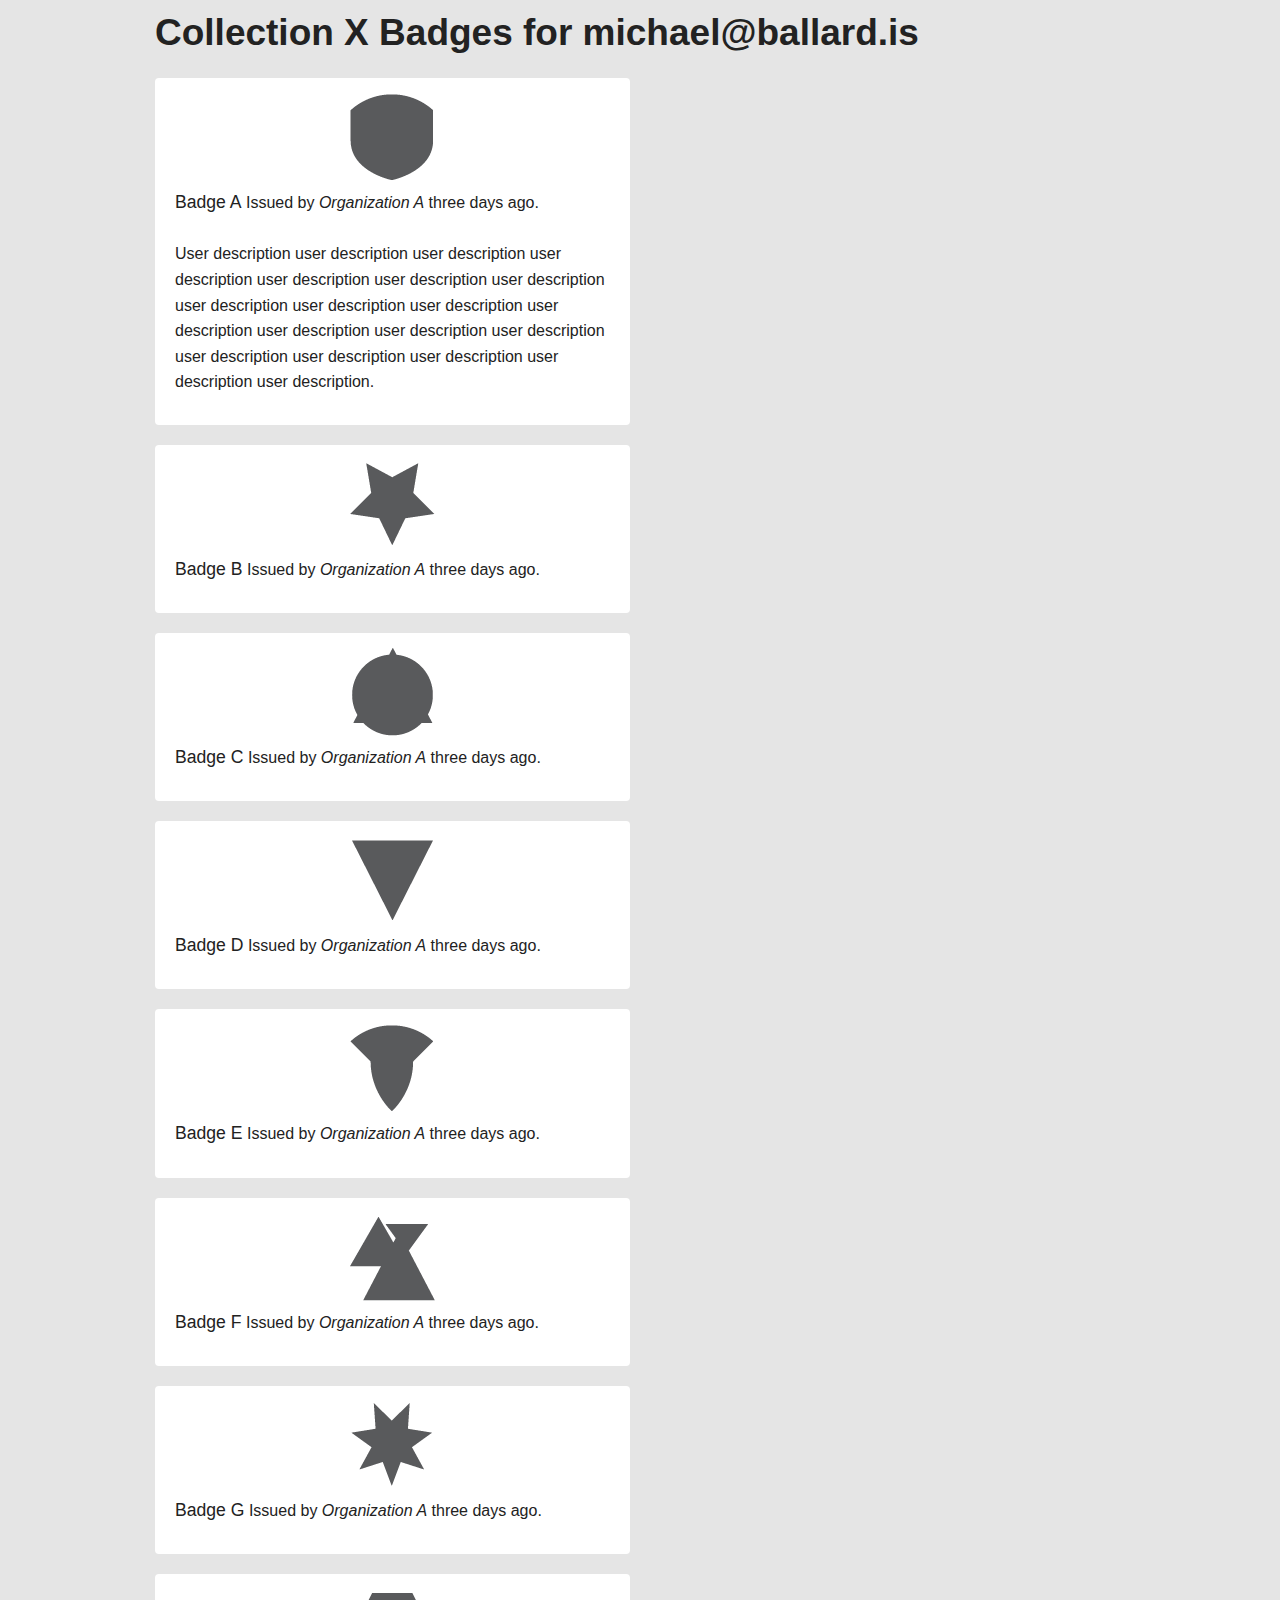
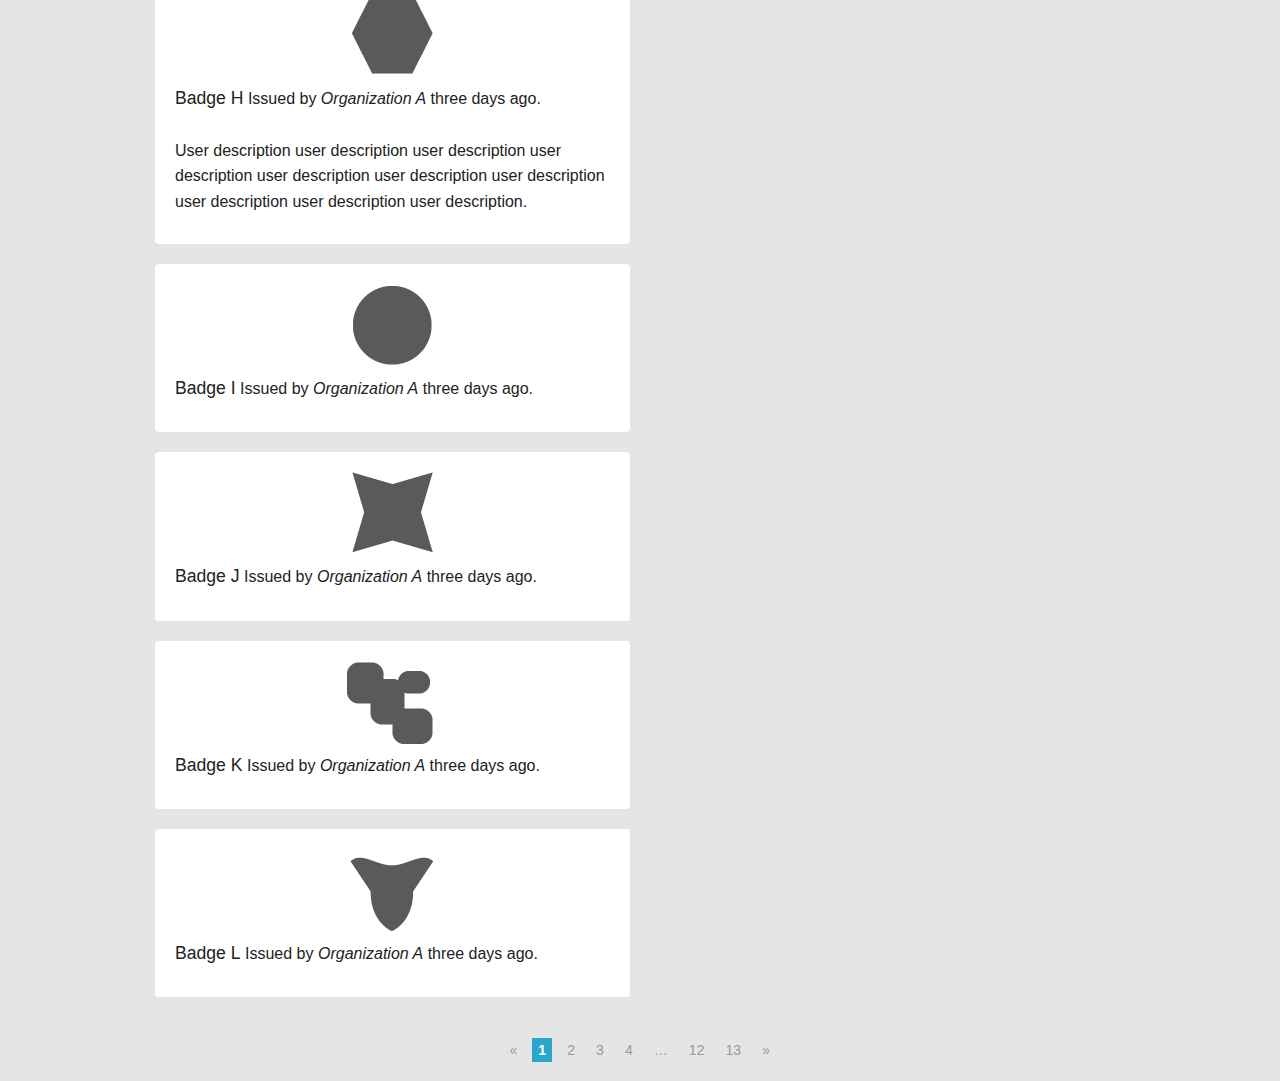
<file: collection/collectionhash-x.html>
<!DOCTYPE html>
<!--[if IE 8]> 				 <html class="no-js lt-ie9" lang="en" > <![endif]-->
<!--[if gt IE 8]><!--> <html class="no-js" lang="en" > <!--<![endif]-->

<head>
	<meta charset="utf-8">
  	<meta name="viewport" content="width=device-width">
  	<title>Mozilla BackPack</title>
  	<link rel="stylesheet" href="../stylesheets/app.css">
  	<script src="../javascripts/vendor/custom.modernizr.js"></script>
  	<style>
  	#boxes {
  		-webkit-column-count: 2;
  		-webkit-column-gap: 1.25em;
  		-webkit-column-fill: auto;
  		-moz-column-count: 2;
  		-moz-column-gap: 1.25em;
  		-moz-column-fill: auto;
  		column-count: 2;
  		column-gap: 1.25em;
  		column-fill: auto;
  	}
  	#boxes li {
  		background-color:#fff;
  		margin-bottom:1.25em;
  		min-height:150px;
  		display: inline-block;
  		border-radius:4px;
  		padding:0.625em;
  		width:100%;
  	}
	#boxes .badgethumb {
  		background-position:top center;
  		background-repeat:no-repeat;
  		display:block;
  		min-height:100px;
  		margin-height:0.625em;
  		padding:100px 0.625em 0 0.625em;

	}
  	</style>
</head>
<body class="logged-out public">
	<div class="row">
		<div class="large-12 columns">
			<h2>Collection X Badges for michael@ballard.is</h2>
		</div>
	</div>
	<div class="row">
		<div class="large-12 columns">
			<ul id="boxes" class="">			
			  <li>
			  	<p class="badgethumb badgehash-a" href="#" style="background-image:url('../img/badge/badgehash-a-m.png');">
					<span class="detail">
			  			<span class="title">Badge A</span>
			  			<span class="content">Issued by <em>Organization A</em> three days ago.</span>
			  			<br><br>
			  			User description user description user description user description user description user description user description user description user description user description user description user description user description user description user description user description user description user description user description.
			  		</span>
			  	</p>
			  </li>
			 <li>
			 	<p class="badgethumb badgehash-b" href="#" style="background-image:url('../img/badge/badgehash-b-m.png');">
					<span class="detail">
			  			<span class="title">Badge B</span>
			  			<span class="content">Issued by <em>Organization A</em> three days ago.</span>
			  		</span>
			 	</a>
			 </li>
			 <li>
			 	<p class="badgethumb badgehash-c" href="#" style="background-image:url('../img/badge/badgehash-c-m.png');">
					<span class="detail">
			  			<span class="title">Badge C</span>
			  			<span class="content">Issued by <em>Organization A</em> three days ago.</span>
			  		</span>
			 	</a>
			 </li>
			 <li>
			 	<p class="badgethumb badgehash-d" href="#" style="background-image:url('../img/badge/badgehash-d-m.png');">
					<span class="detail">
			  			<span class="title">Badge D</span>
			  			<span class="content">Issued by <em>Organization A</em> three days ago.</span>
			  		</span>
			 	</a>
			 </li>
			  <li>
			  	<p class="badgethumb badgehash-e" href="#" style="background-image:url('../img/badge/badgehash-e-m.png');">
					<span class="detail">
			  			<span class="title">Badge E</span>
			  			<span class="content">Issued by <em>Organization A</em> three days ago.</span>
			  		</span>
			  	</a>
			  </li>
			 <li>
			 	<p class="badgethumb badgehash-f" href="#" style="background-image:url('../img/badge/badgehash-f-m.png');">
					<span class="detail">
			  			<span class="title">Badge F</span>
			  			<span class="content">Issued by <em>Organization A</em> three days ago.</span>
			  		</span>
			 	</a>
			 </li>
			 <li>
			 	<p class="badgethumb badgehash-g" href="#" style="background-image:url('../img/badge/badgehash-g-m.png');">
					<span class="detail">
			  			<span class="title">Badge G</span>
			  			<span class="content">Issued by <em>Organization A</em> three days ago.</span>
			  		</span>
			 	</a>
			 </li>
			 <li>
			 	<p class="badgethumb badgehash-h" href="#" style="background-image:url('../img/badge/badgehash-h-m.png');">
					<span class="detail">
			  			<span class="title">Badge H</span>
			  			<span class="content">Issued by <em>Organization A</em> three days ago.</span>
			  			<br><br>
			  			User description user description user description user description user description user description user description user description user description user description.
			  		</span>
			 	</a>
			 </li>
			  <li>
			  	<p class="badgethumb badgehash-i" href="#" style="background-image:url('../img/badge/badgehash-i-m.png');">
			 		<span class="detail">
			   			<span class="title">Badge I</span>
			   			<span class="content">Issued by <em>Organization A</em> three days ago.</span>
			   		</span>
			  	</a>
			  </li>
			   <li>
			   	<p class="badgethumb badgehash-j" href="#" style="background-image:url('../img/badge/badgehash-j-m.png');">
			  		<span class="detail">
			    			<span class="title">Badge J</span>
			    			<span class="content">Issued by <em>Organization A</em> three days ago.</span>
			    		</span>
			   	</a>
			   </li>				  
			    <li>
			    	<p class="badgethumb badgehash-k" href="#" style="background-image:url('../img/badge/badgehash-k-m.png');">
			   		<span class="detail">
			     			<span class="title">Badge K</span>
			     			<span class="content">Issued by <em>Organization A</em> three days ago.</span>
			     		</span>
			    	</a>
			    </li>
			     <li>
			     	<p class="badgethumb badgehash-l" href="#" style="background-image:url('../img/badge/badgehash-l-m.png');">
			    		<span class="detail">
			      			<span class="title">Badge L</span>
			      			<span class="content">Issued by <em>Organization A</em> three days ago.</span>
			      		</span>
			     	</a>
			     </li>

			</ul>
		</div>
	</div>

	<div class="pagination-centered">
	  <ul class="pagination">
	    <li class="arrow unavailable"><a href="">&laquo;</a></li>
	    <li class="current"><a href="">1</a></li>
	    <li><a href="">2</a></li>
	    <li><a href="">3</a></li>
	    <li><a href="">4</a></li>
	    <li class="unavailable"><a href="">&hellip;</a></li>
	    <li><a href="">12</a></li>
	    <li><a href="">13</a></li>
	    <li class="arrow"><a href="">&raquo;</a></li>
	  </ul>
	</div>
	
	<footer>

	</footer>

  <script>
  document.write('<script src=' +
  ('__proto__' in {} ? '../javascripts/vendor/zepto' : '../javascripts/vendor/jquery') +
  '.js><\/script>')
  </script>
  
  <script src="../javascripts/foundation/foundation.js"></script>
	
	<script src="../javascripts/foundation/foundation.abide.js"></script>
	
	<script src="../javascripts/foundation/foundation.alerts.js"></script>
	
	<script src="../javascripts/foundation/foundation.clearing.js"></script>
	
	<script src="../javascripts/foundation/foundation.cookie.js"></script>
	
	<script src="../javascripts/foundation/foundation.dropdown.js"></script>
	
	<script src="../javascripts/foundation/foundation.forms.js"></script>
	
	<script src="../javascripts/foundation/foundation.interchange.js"></script>
	
	<script src="../javascripts/foundation/foundation.joyride.js"></script>
	
	<script src="../javascripts/foundation/foundation.magellan.js"></script>
	
	<script src="../javascripts/foundation/foundation.orbit.js"></script>
	
	<script src="../javascripts/foundation/foundation.placeholder.js"></script>
	
	<script src="../javascripts/foundation/foundation.reveal.js"></script>
	
	<script src="../javascripts/foundation/foundation.section.js"></script>
	
	<script src="../javascripts/foundation/foundation.tooltips.js"></script>
	
	<script src="../javascripts/foundation/foundation.topbar.js"></script>
	

  <script>
    $(document).foundation();
  </script>

	<script src="../javascripts/jquery.timeago.js"></script>
	<script src="../javascripts/backpack.js"></script>

</body>
</html>
</file>
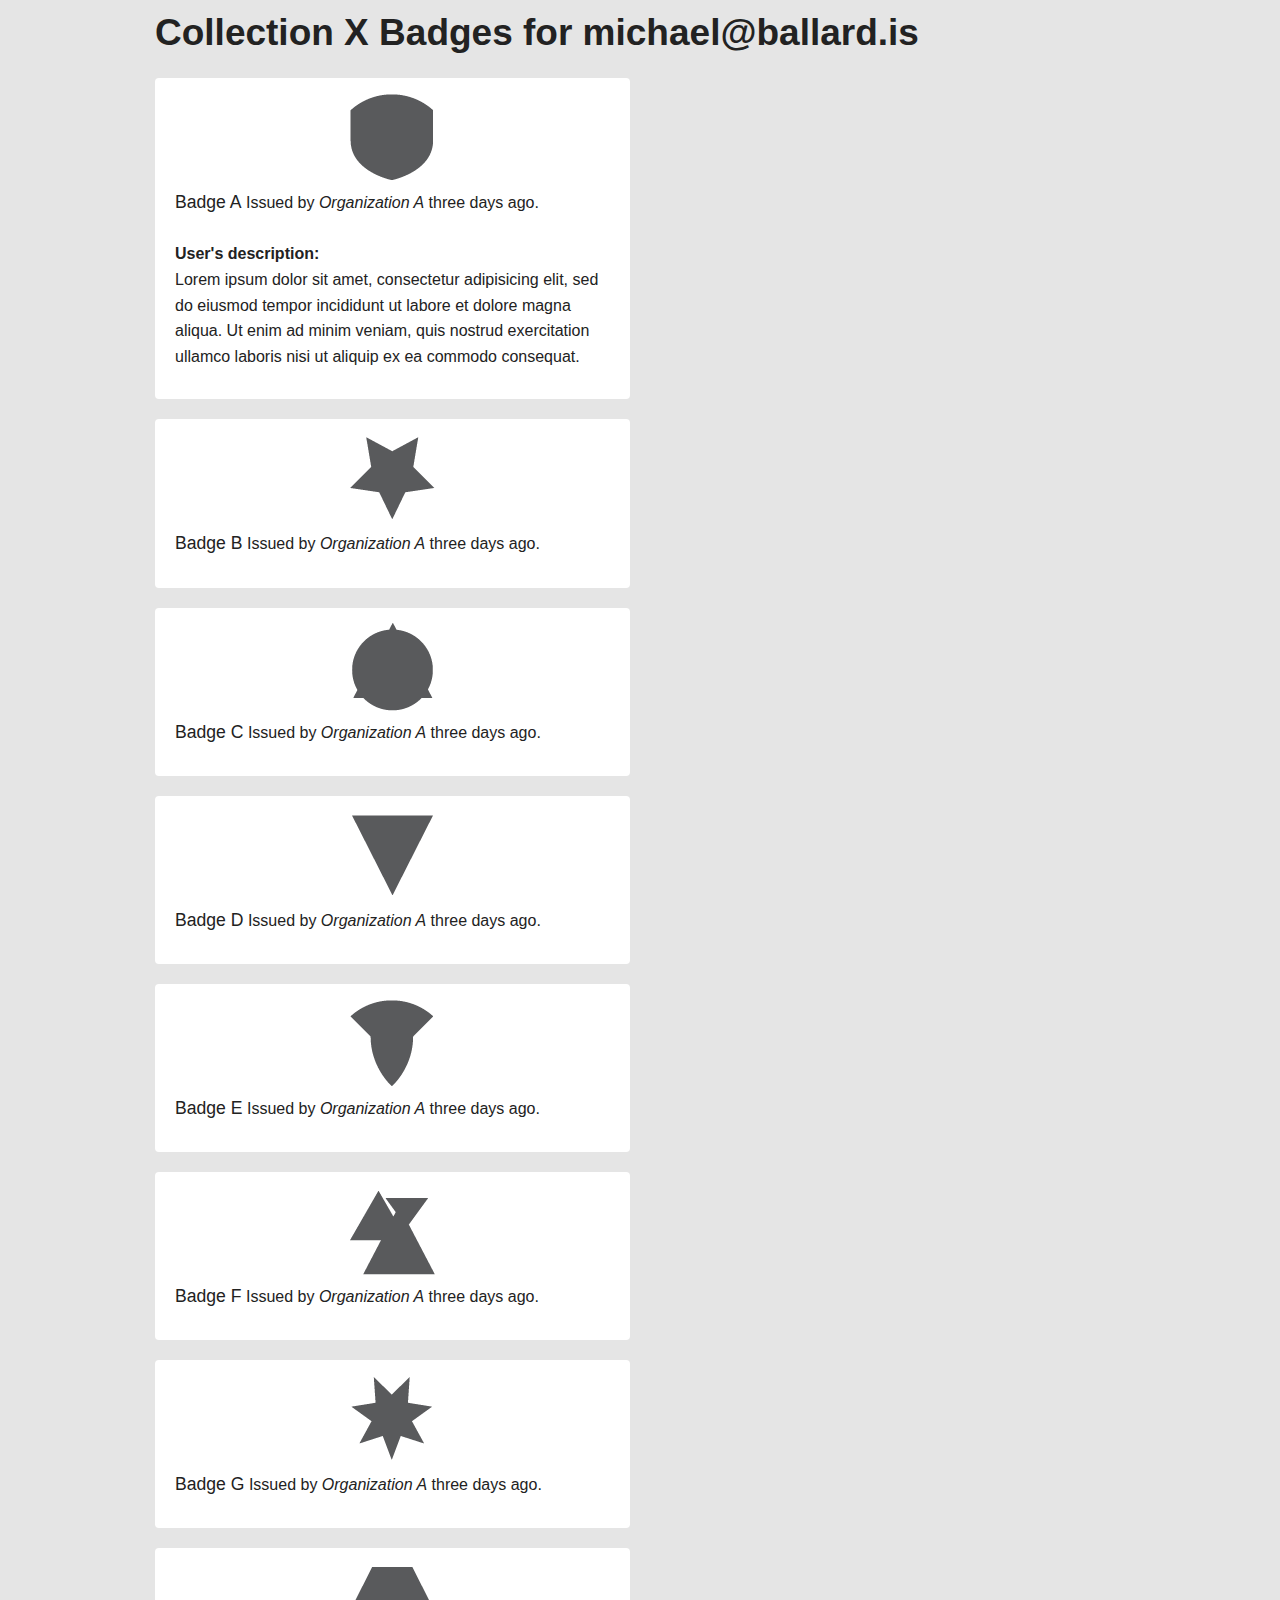
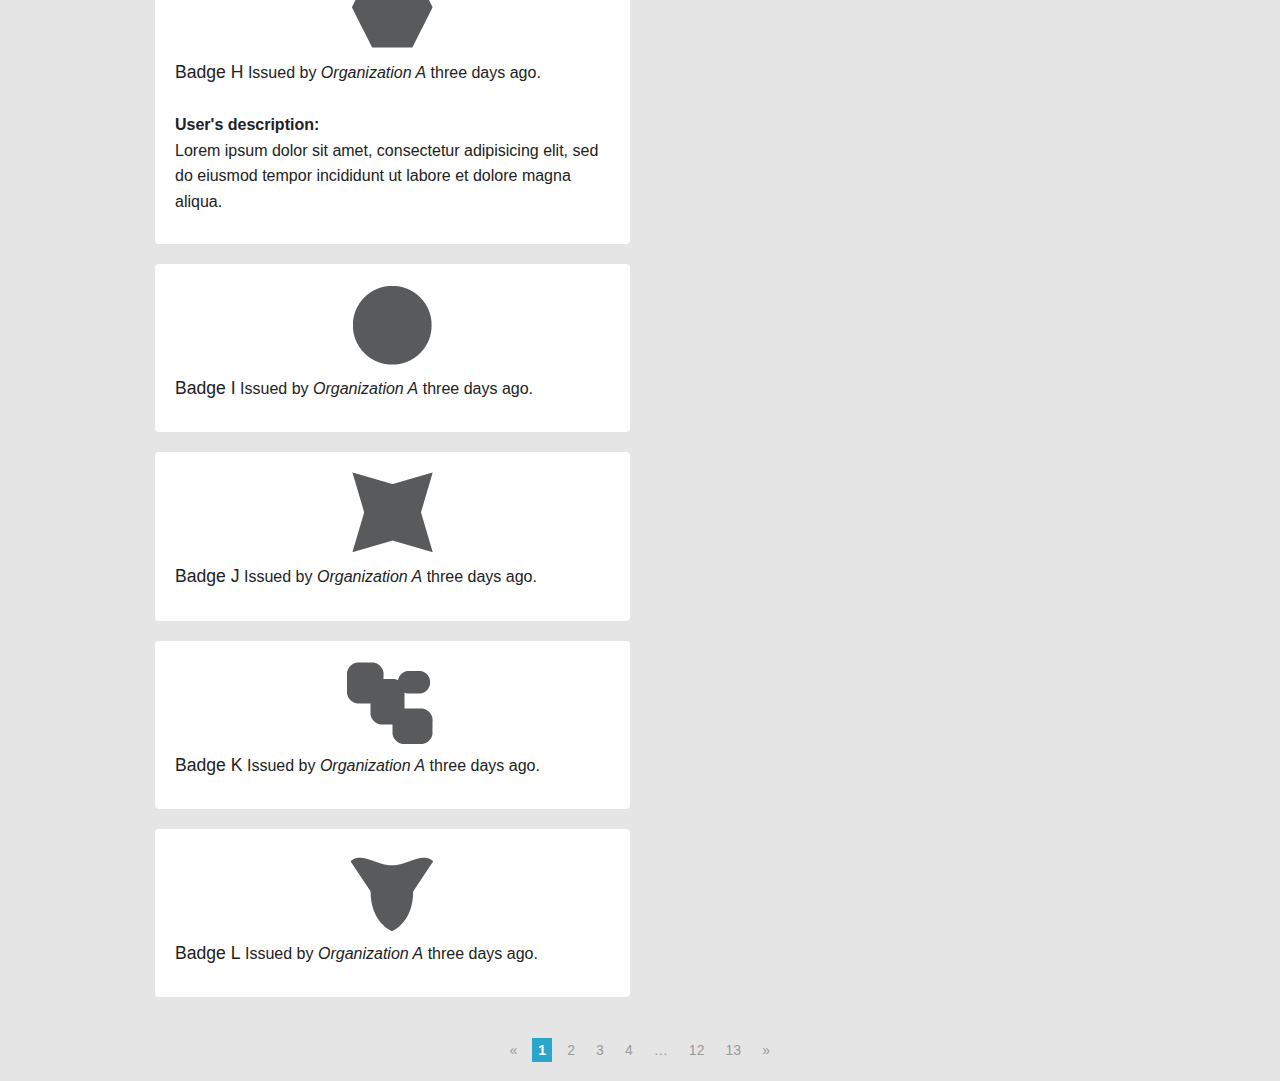
<file: userhash/collectionhash-x.html>
<!DOCTYPE html>
<!--[if IE 8]> 				 <html class="no-js lt-ie9" lang="en" > <![endif]-->
<!--[if gt IE 8]><!--> <html class="no-js" lang="en" > <!--<![endif]-->

<head>
	<meta charset="utf-8">
  	<meta name="viewport" content="width=device-width">
  	<title>Mozilla BackPack</title>
  	<link rel="stylesheet" href="../stylesheets/app.css">
  	<script src="../javascripts/vendor/custom.modernizr.js"></script>
  	<style>
  	#boxes {
  		-webkit-column-count: 2;
  		-webkit-column-gap: 1.25em;
  		-webkit-column-fill: auto;
  		-moz-column-count: 2;
  		-moz-column-gap: 1.25em;
  		-moz-column-fill: auto;
  		column-count: 2;
  		column-gap: 1.25em;
  		column-fill: auto;
  	}
  	#boxes li {
  		background-color:#fff;
  		margin-bottom:1.25em;
  		min-height:150px;
  		display: inline-block;
  		border-radius:4px;
  		padding:0.625em;
  		width:100%;
  	}
	#boxes .badgethumb {
  		background-position:top center;
  		background-repeat:no-repeat;
  		display:block;
  		min-height:100px;
  		margin-height:0.625em;
  		padding:100px 0.625em 0 0.625em;

	}
  	</style>
</head>
<body class="logged-out public">
	<div class="row">
		<div class="large-12 columns">
			<h2>Collection X Badges for michael@ballard.is</h2>
		</div>
	</div>
	<div class="row">
		<div class="large-12 columns">
			<ul id="boxes" class="">			
			  <li>
			  	<p class="badgethumb badgehash-a" href="#" style="background-image:url('../img/badge/badgehash-a-m.png');">
					<span class="detail">
			  			<span class="title">Badge A</span>
			  			<span class="content">Issued by <em>Organization A</em> three days ago.</span>
			  			<br><br>
			  			<strong>User's description:</strong>
			  			<br>
			  			Lorem ipsum dolor sit amet, consectetur adipisicing elit, sed do eiusmod tempor incididunt ut labore et dolore magna aliqua. Ut enim ad minim veniam, quis nostrud exercitation ullamco laboris nisi ut aliquip ex ea commodo consequat.
			  		</span>
			  	</p>
			  </li>
			 <li>
			 	<p class="badgethumb badgehash-b" href="#" style="background-image:url('../img/badge/badgehash-b-m.png');">
					<span class="detail">
			  			<span class="title">Badge B</span>
			  			<span class="content">Issued by <em>Organization A</em> three days ago.</span>
			  		</span>
			 	</a>
			 </li>
			 <li>
			 	<p class="badgethumb badgehash-c" href="#" style="background-image:url('../img/badge/badgehash-c-m.png');">
					<span class="detail">
			  			<span class="title">Badge C</span>
			  			<span class="content">Issued by <em>Organization A</em> three days ago.</span>
			  		</span>
			 	</a>
			 </li>
			 <li>
			 	<p class="badgethumb badgehash-d" href="#" style="background-image:url('../img/badge/badgehash-d-m.png');">
					<span class="detail">
			  			<span class="title">Badge D</span>
			  			<span class="content">Issued by <em>Organization A</em> three days ago.</span>
			  		</span>
			 	</a>
			 </li>
			  <li>
			  	<p class="badgethumb badgehash-e" href="#" style="background-image:url('../img/badge/badgehash-e-m.png');">
					<span class="detail">
			  			<span class="title">Badge E</span>
			  			<span class="content">Issued by <em>Organization A</em> three days ago.</span>
			  		</span>
			  	</a>
			  </li>
			 <li>
			 	<p class="badgethumb badgehash-f" href="#" style="background-image:url('../img/badge/badgehash-f-m.png');">
					<span class="detail">
			  			<span class="title">Badge F</span>
			  			<span class="content">Issued by <em>Organization A</em> three days ago.</span>
			  		</span>
			 	</a>
			 </li>
			 <li>
			 	<p class="badgethumb badgehash-g" href="#" style="background-image:url('../img/badge/badgehash-g-m.png');">
					<span class="detail">
			  			<span class="title">Badge G</span>
			  			<span class="content">Issued by <em>Organization A</em> three days ago.</span>
			  		</span>
			 	</a>
			 </li>
			 <li>
			 	<p class="badgethumb badgehash-h" href="#" style="background-image:url('../img/badge/badgehash-h-m.png');">
					<span class="detail">
			  			<span class="title">Badge H</span>
			  			<span class="content">Issued by <em>Organization A</em> three days ago.</span>
			  			<br><br>
			  			<strong>User's description:</strong>
			  			<br>
			  			Lorem ipsum dolor sit amet, consectetur adipisicing elit, sed do eiusmod tempor incididunt ut labore et dolore magna aliqua.
			  		</span>
			 	</a>
			 </li>
			  <li>
			  	<p class="badgethumb badgehash-i" href="#" style="background-image:url('../img/badge/badgehash-i-m.png');">
			 		<span class="detail">
			   			<span class="title">Badge I</span>
			   			<span class="content">Issued by <em>Organization A</em> three days ago.</span>
			   		</span>
			  	</a>
			  </li>
			   <li>
			   	<p class="badgethumb badgehash-j" href="#" style="background-image:url('../img/badge/badgehash-j-m.png');">
			  		<span class="detail">
			    			<span class="title">Badge J</span>
			    			<span class="content">Issued by <em>Organization A</em> three days ago.</span>
			    		</span>
			   	</a>
			   </li>				  
			    <li>
			    	<p class="badgethumb badgehash-k" href="#" style="background-image:url('../img/badge/badgehash-k-m.png');">
			   		<span class="detail">
			     			<span class="title">Badge K</span>
			     			<span class="content">Issued by <em>Organization A</em> three days ago.</span>
			     		</span>
			    	</a>
			    </li>
			     <li>
			     	<p class="badgethumb badgehash-l" href="#" style="background-image:url('../img/badge/badgehash-l-m.png');">
			    		<span class="detail">
			      			<span class="title">Badge L</span>
			      			<span class="content">Issued by <em>Organization A</em> three days ago.</span>
			      		</span>
			     	</a>
			     </li>

			</ul>
		</div>
	</div>

	<div class="pagination-centered">
	  <ul class="pagination">
	    <li class="arrow unavailable"><a href="">&laquo;</a></li>
	    <li class="current"><a href="">1</a></li>
	    <li><a href="">2</a></li>
	    <li><a href="">3</a></li>
	    <li><a href="">4</a></li>
	    <li class="unavailable"><a href="">&hellip;</a></li>
	    <li><a href="">12</a></li>
	    <li><a href="">13</a></li>
	    <li class="arrow"><a href="">&raquo;</a></li>
	  </ul>
	</div>
	
	<footer>

	</footer>

  <script>
  document.write('<script src=' +
  ('__proto__' in {} ? '../javascripts/vendor/zepto' : '../javascripts/vendor/jquery') +
  '.js><\/script>')
  </script>
  
  <script src="../javascripts/foundation/foundation.js"></script>
	
	<script src="../javascripts/foundation/foundation.abide.js"></script>
	
	<script src="../javascripts/foundation/foundation.alerts.js"></script>
	
	<script src="../javascripts/foundation/foundation.clearing.js"></script>
	
	<script src="../javascripts/foundation/foundation.cookie.js"></script>
	
	<script src="../javascripts/foundation/foundation.dropdown.js"></script>
	
	<script src="../javascripts/foundation/foundation.forms.js"></script>
	
	<script src="../javascripts/foundation/foundation.interchange.js"></script>
	
	<script src="../javascripts/foundation/foundation.joyride.js"></script>
	
	<script src="../javascripts/foundation/foundation.magellan.js"></script>
	
	<script src="../javascripts/foundation/foundation.orbit.js"></script>
	
	<script src="../javascripts/foundation/foundation.placeholder.js"></script>
	
	<script src="../javascripts/foundation/foundation.reveal.js"></script>
	
	<script src="../javascripts/foundation/foundation.section.js"></script>
	
	<script src="../javascripts/foundation/foundation.tooltips.js"></script>
	
	<script src="../javascripts/foundation/foundation.topbar.js"></script>
	

  <script>
    $(document).foundation();
  </script>

	<script src="../javascripts/jquery.timeago.js"></script>
	<script src="../javascripts/backpack.js"></script>

</body>
</html>
</file>
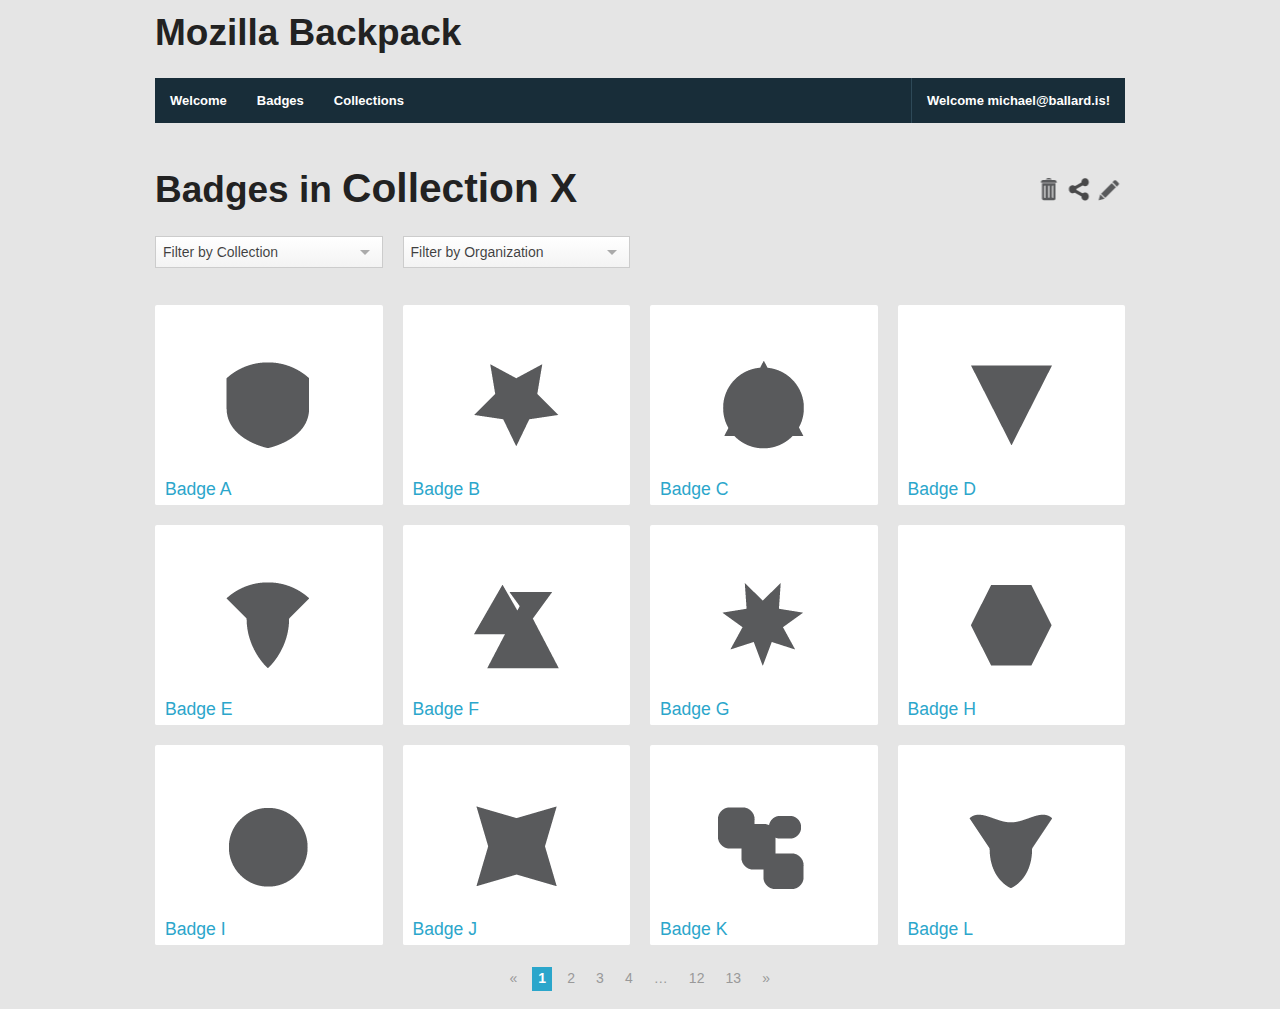
<file: badge/by-collection/collectionhash-x.html>
<!DOCTYPE html>
<!--[if IE 8]> 				 <html class="no-js lt-ie9" lang="en" > <![endif]-->
<!--[if gt IE 8]><!--> <html class="no-js" lang="en" > <!--<![endif]-->

<head>
	<meta charset="utf-8">
  	<meta name="viewport" content="width=device-width">
  	<title>Mozilla BackPack</title>
  	<link rel="stylesheet" href="../../stylesheets/app.css">
  	<script src="../../javascripts/vendor/custom.modernizr.js"></script>
</head>
<body id="by-collection" class="collection">
	<div class="row">
		<div class="large-12 columns">
			<h2>Mozilla Backpack</h2>

			<nav class="top-bar" style="">
			          <ul class="title-area">
			            <!-- Title Area -->
			            <li class="name">

			            </li>
			            <!-- Remove the class "menu-icon" to get rid of menu icon. Take out "Menu" to just have icon alone -->
			            <li class="toggle-topbar menu-icon"><a href=""><span>Menu</span></a></li>
			          </ul>

			          
			        <section class="top-bar-section">
			            <ul class="left">
			              <li><a href="../../">Welcome</a></li>
			              <li><a href="../../badge">Badges</a></li>
			              <li><a href="../../collection">Collections</a></li>
			            </ul>
			            <!-- Right Nav Section -->
			            <ul class="right">
			              <li class="divider hide-for-small"></li>
			          <li class="">
			          	<a href="#" data-dropdown="settings">Welcome michael@ballard.is!</a>
			          	<ul id="settings" class="f-dropdown" data-dropdown-content>
			          	  <li><a href="#">Settings</a></li>
			          	  <li><a href="#">Public Profile</a></li>
			          	  <li class="divider"></li>
			          	  <li><a href="../../issuer-1.html"><em style="color:red;">Restart Flow</em></a></li>
			          	</ul>
			          </li>			            </ul>
			          </section></nav>
		</div>
	</div>
	<div class="row">
			<form id="badgefilter" class="custom">
				<div class="large-12 columns js">
				<h2>Badges in <span class="title">Collection X</span>
						<a class="collection_action cedi collectionhash-c" href="#">Edit</a>	
						<a href="../../userhash/collectionhash-x.html" target="_blank" class="collection_action csha collectionhash-b" href="#">Share</a>
						<a class="collection_action cdel collectionhash-b" href="#">Delete</a>
				</h2>

				<ul class="small-block-grid-2 large-block-grid-4">
					<li>
						<select id="collectionFilter" class="medium">
							<option disabled="" selected="">Filter by Collection</option>
							<option>This is another option</option>
							<option>This is another option too</option>
							<option>Look, a third option</option>
						</select>
					</li>
					<li>
						<select id="organizationFilter" class="medium">
							<option disabled="" selected="">Filter by Organization</option>
							<option>This is another option</option>
							<option>This is another option too</option>
							<option>Look, a third option</option>
						</select>
					</li>
				</ul>
			</div>
			</form>
		</div>
		<div class="row">
			<div class="large-12 columns">
				<ul class="small-block-grid-2 large-block-grid-4 badge-thumbs square grid">
				  <li>
				  	<a class="badgethumb badgehash-a" href="#" style="background-image:url('../../img/badge/badgehash-a-m.png');">
						<span class="detail">
				  			<span class="title">Badge A</span>
				  			<span class="content">Issued by <em>Organization A</em> three days ago will expire in two months, seven days.<br>Exists in three collections.</span>
				  		</span>
				  	</a>
				  </li>
				 <li>
				 	<a class="badgethumb badgehash-b" href="#" style="background-image:url('../../img/badge/badgehash-b-m.png');">
						<span class="detail">
				  			<span class="title">Badge B</span>
				  			<span class="content">Issued by <em>Organization A</em> three days ago will expire in two months, seven days.<br>Exists in three collections.</span>
				  		</span>
				 	</a>
				 </li>
				 <li>
				 	<a class="badgethumb badgehash-c" href="#" style="background-image:url('../../img/badge/badgehash-c-m.png');">
						<span class="detail">
				  			<span class="title">Badge C</span>
				  			<span class="content">Issued by <em>Organization A</em> three days ago will expire in two months, seven days.<br>Exists in three collections.</span>
				  		</span>
				 	</a>
				 </li>
				 <li>
				 	<a class="badgethumb badgehash-d" href="#" style="background-image:url('../../img/badge/badgehash-d-m.png');">
						<span class="detail">
				  			<span class="title">Badge D</span>
				  			<span class="content">Issued by <em>Organization A</em> three days ago will expire in two months, seven days.<br>Exists in three collections.</span>
				  		</span>
				 	</a>
				 </li>
				  <li>
				  	<a class="badgethumb badgehash-e" href="#" style="background-image:url('../../img/badge/badgehash-e-m.png');">
						<span class="detail">
				  			<span class="title">Badge E</span>
				  			<span class="content">Issued by <em>Organization A</em> three days ago will expire in two months, seven days.<br>Exists in three collections.</span>
				  		</span>
				  	</a>
				  </li>
				 <li>
				 	<a class="badgethumb badgehash-f" href="#" style="background-image:url('../../img/badge/badgehash-f-m.png');">
						<span class="detail">
				  			<span class="title">Badge F</span>
				  			<span class="content">Issued by <em>Organization A</em> three days ago will expire in two months, seven days.<br>Exists in three collections.</span>
				  		</span>
				 	</a>
				 </li>
				 <li>
				 	<a class="badgethumb badgehash-g" href="#" style="background-image:url('../../img/badge/badgehash-g-m.png');">
						<span class="detail">
				  			<span class="title">Badge G</span>
				  			<span class="content">Issued by <em>Organization A</em> three days ago will expire in two months, seven days.<br>Exists in three collections.</span>
				  		</span>
				 	</a>
				 </li>
				 <li>
				 	<a class="badgethumb badgehash-h" href="#" style="background-image:url('../../img/badge/badgehash-h-m.png');">
						<span class="detail">
				  			<span class="title">Badge H</span>
				  			<span class="content">Issued by <em>Organization A</em> three days ago will expire in two months, seven days.<br>Exists in three collections.</span>
				  		</span>
				 	</a>
				 </li>
				  <li>
				  	<a class="badgethumb badgehash-i" href="#" style="background-image:url('../../img/badge/badgehash-i-m.png');">
				 		<span class="detail">
				   			<span class="title">Badge I</span>
				   			<span class="content">Issued by <em>Organization A</em> three days ago will expire in two months, seven days.<br>Exists in three collections.</span>
				   		</span>
				  	</a>
				  </li>
				   <li>
				   	<a class="badgethumb badgehash-j" href="#" style="background-image:url('../../img/badge/badgehash-j-m.png');">
				  		<span class="detail">
				    			<span class="title">Badge J</span>
				    			<span class="content">Issued by <em>Organization A</em> three days ago will expire in two months, seven days.<br>Exists in three collections.</span>
				    		</span>
				   	</a>
				   </li>				  
				    <li>
				    	<a class="badgethumb badgehash-k" href="#" style="background-image:url('../../img/badge/badgehash-k-m.png');">
				   		<span class="detail">
				     			<span class="title">Badge K</span>
				     			<span class="content">Issued by <em>Organization A</em> three days ago will expire in two months, seven days.<br>Exists in three collections.</span>
				     		</span>
				    	</a>
				    </li>
				     <li>
				     	<a class="badgethumb badgehash-l" href="#" style="background-image:url('../../img/badge/badgehash-l-m.png');">
				    		<span class="detail">
				      			<span class="title">Badge L</span>
				      			<span class="content">Issued by <em>Organization A</em> three days ago will expire in two months, seven days.<br>Exists in three collections.</span>
				      		</span>
				     	</a>
				     </li>
				</ul>
			</div>
		</div>

	<div class="pagination-centered">
	  <ul class="pagination">
	    <li class="arrow unavailable"><a href="">&laquo;</a></li>
	    <li class="current"><a href="">1</a></li>
	    <li><a href="">2</a></li>
	    <li><a href="">3</a></li>
	    <li><a href="">4</a></li>
	    <li class="unavailable"><a href="">&hellip;</a></li>
	    <li><a href="">12</a></li>
	    <li><a href="">13</a></li>
	    <li class="arrow"><a href="">&raquo;</a></li>
	  </ul>
	</div>
	
	<footer>

	</footer>

  <script>
  document.write('<script src=' +
  ('__proto__' in {} ? '../../javascripts/vendor/zepto' : '../../javascripts/vendor/jquery') +
  '.js><\/script>')
  </script>
  
  <script src="../../javascripts/foundation/foundation.js"></script>
	
	<script src="../../javascripts/foundation/foundation.abide.js"></script>
	
	<script src="../../javascripts/foundation/foundation.alerts.js"></script>
	
	<script src="../../javascripts/foundation/foundation.clearing.js"></script>
	
	<script src="../../javascripts/foundation/foundation.cookie.js"></script>
	
	<script src="../../javascripts/foundation/foundation.dropdown.js"></script>
	
	<script src="../../javascripts/foundation/foundation.forms.js"></script>
	
	<script src="../../javascripts/foundation/foundation.interchange.js"></script>
	
	<script src="../../javascripts/foundation/foundation.joyride.js"></script>
	
	<script src="../../javascripts/foundation/foundation.magellan.js"></script>
	
	<script src="../../javascripts/foundation/foundation.orbit.js"></script>
	
	<script src="../../javascripts/foundation/foundation.placeholder.js"></script>
	
	<script src="../../javascripts/foundation/foundation.reveal.js"></script>
	
	<script src="../../javascripts/foundation/foundation.section.js"></script>
	
	<script src="../../javascripts/foundation/foundation.tooltips.js"></script>
	
	<script src="../../javascripts/foundation/foundation.topbar.js"></script>
	

  <script>
    $(document).foundation();
  </script>

	<script src="../../javascripts/jquery.timeago.js"></script>
	<script src="../../javascripts/backpack.js"></script>

</body>
</html>
</file>
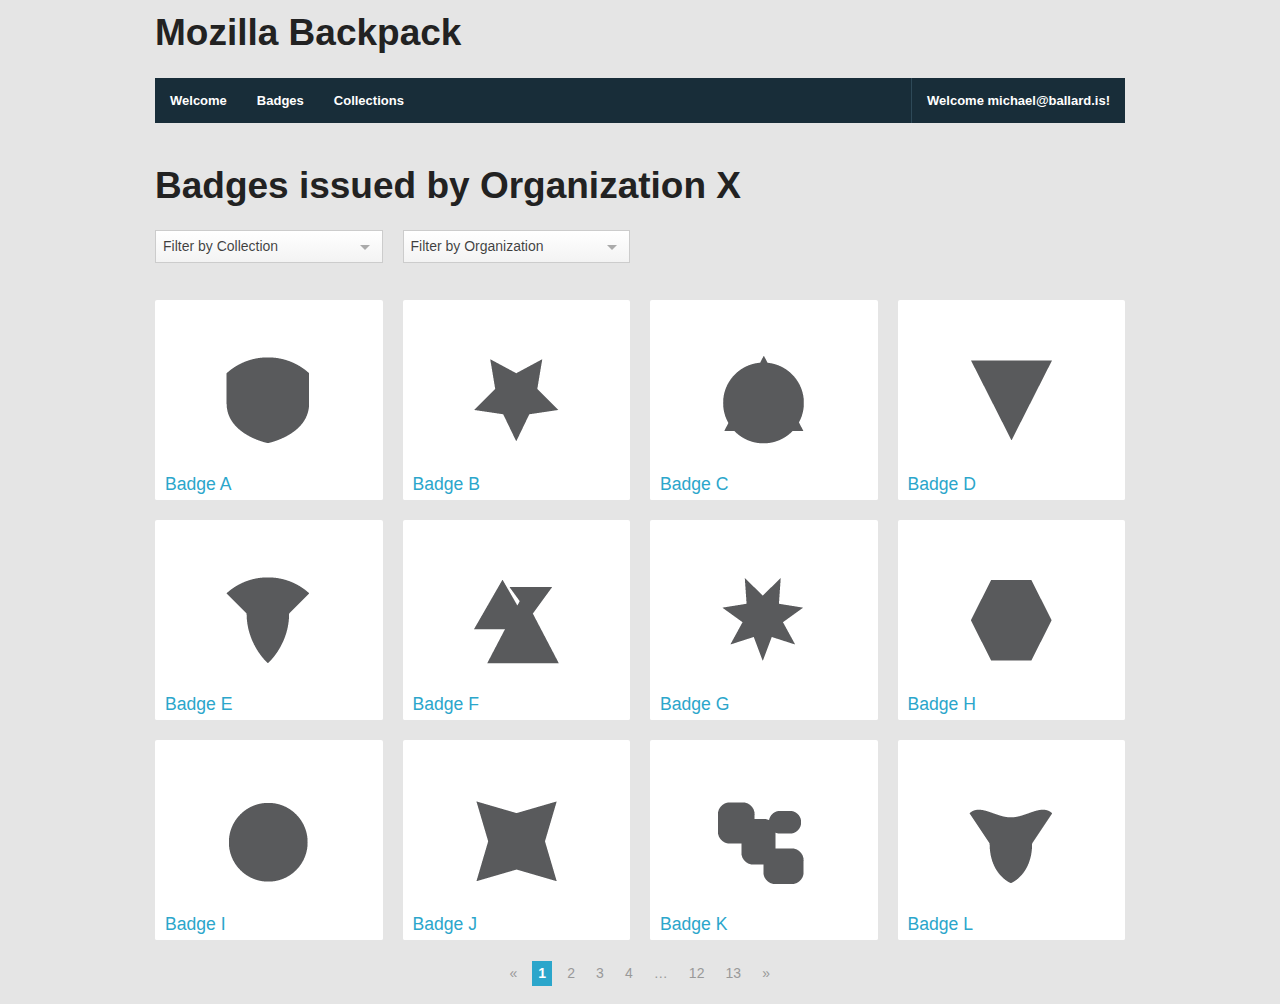
<file: badge/by-organization/organizationhash-x.html>
<!DOCTYPE html>
<!--[if IE 8]> 				 <html class="no-js lt-ie9" lang="en" > <![endif]-->
<!--[if gt IE 8]><!--> <html class="no-js" lang="en" > <!--<![endif]-->

<head>
	<meta charset="utf-8">
  	<meta name="viewport" content="width=device-width">
  	<title>Mozilla BackPack</title>
  	<link rel="stylesheet" href="../../stylesheets/app.css">
  	<script src="../../javascripts/vendor/custom.modernizr.js"></script>
</head>
<body>
	<div class="row">
		<div class="large-12 columns">
			<h2>Mozilla Backpack</h2>

			<nav class="top-bar" style="">
			          <ul class="title-area">
			            <!-- Title Area -->
			            <li class="name">

			            </li>
			            <!-- Remove the class "menu-icon" to get rid of menu icon. Take out "Menu" to just have icon alone -->
			            <li class="toggle-topbar menu-icon"><a href=""><span>Menu</span></a></li>
			          </ul>

			          
			        <section class="top-bar-section">
			            <ul class="left">
			              <li><a href="../../">Welcome</a></li>
			              <li><a href="../../badge">Badges</a></li>
			              <li><a href="../../collection">Collections</a></li>
			            </ul>
			            <!-- Right Nav Section -->
			            <ul class="right">
			              <li class="divider hide-for-small"></li>
			              <li class="">
			              	<a href="#" data-dropdown="settings">Welcome michael@ballard.is!</a>
			              	<ul id="settings" class="f-dropdown" data-dropdown-content>
			              	  <li><a href="#">Settings</a></li>
			              	  <li><a href="#">Public Profile</a></li>
			              	  <li class="divider"></li>
			              	  <li><a href="../../issuer-1.html"><em style="color:red;">Restart Flow</em></a></li>
			              	</ul>
			              </li>
			            </ul>
			          </section></nav>
		</div>
	</div>
	<div class="row">
			<form id="badgefilter" class="custom">
				<div class="large-12 columns">
				<h2>Badges issued by Organization X</h2>
				<ul class="small-block-grid-2 large-block-grid-4">
					<li>
						<select id="collectionFilter" class="medium">
							<option disabled="" selected="">Filter by Collection</option>
							<option>This is another option</option>
							<option>This is another option too</option>
							<option>Look, a third option</option>
						</select>
					</li>
					<li>
						<select id="organizationFilter" class="medium">
							<option disabled="" selected="">Filter by Organization</option>
							<option>This is another option</option>
							<option>This is another option too</option>
							<option>Look, a third option</option>
						</select>
					</li>
				</ul>
			</div>
			</form>
		</div>
		<div class="row">
			<div class="large-12 columns">
				<ul class="small-block-grid-2 large-block-grid-4 badge-thumbs square grid js">
				  <li>
				  	<a class="badgethumb badgehash-a" href="#" style="background-image:url('../../img/badge/badgehash-a-m.png');">
						<span class="detail">
				  			<span class="title">Badge A</span>
				  			<span class="content">Issued by <em>Organization A</em> three days ago will expire in two months, seven days.<br>Exists in three collections.</span>
				  		</span>
				  	</a>
				  </li>
				 <li>
				 	<a class="badgethumb badgehash-b" href="#" style="background-image:url('../../img/badge/badgehash-b-m.png');">
						<span class="detail">
				  			<span class="title">Badge B</span>
				  			<span class="content">Issued by <em>Organization A</em> three days ago will expire in two months, seven days.<br>Exists in three collections.</span>
				  		</span>
				 	</a>
				 </li>
				 <li>
				 	<a class="badgethumb badgehash-c" href="#" style="background-image:url('../../img/badge/badgehash-c-m.png');">
						<span class="detail">
				  			<span class="title">Badge C</span>
				  			<span class="content">Issued by <em>Organization A</em> three days ago will expire in two months, seven days.<br>Exists in three collections.</span>
				  		</span>
				 	</a>
				 </li>
				 <li>
				 	<a class="badgethumb badgehash-d" href="#" style="background-image:url('../../img/badge/badgehash-d-m.png');">
						<span class="detail">
				  			<span class="title">Badge D</span>
				  			<span class="content">Issued by <em>Organization A</em> three days ago will expire in two months, seven days.<br>Exists in three collections.</span>
				  		</span>
				 	</a>
				 </li>
				  <li>
				  	<a class="badgethumb badgehash-e" href="#" style="background-image:url('../../img/badge/badgehash-e-m.png');">
						<span class="detail">
				  			<span class="title">Badge E</span>
				  			<span class="content">Issued by <em>Organization A</em> three days ago will expire in two months, seven days.<br>Exists in three collections.</span>
				  		</span>
				  	</a>
				  </li>
				 <li>
				 	<a class="badgethumb badgehash-f" href="#" style="background-image:url('../../img/badge/badgehash-f-m.png');">
						<span class="detail">
				  			<span class="title">Badge F</span>
				  			<span class="content">Issued by <em>Organization A</em> three days ago will expire in two months, seven days.<br>Exists in three collections.</span>
				  		</span>
				 	</a>
				 </li>
				 <li>
				 	<a class="badgethumb badgehash-g" href="#" style="background-image:url('../../img/badge/badgehash-g-m.png');">
						<span class="detail">
				  			<span class="title">Badge G</span>
				  			<span class="content">Issued by <em>Organization A</em> three days ago will expire in two months, seven days.<br>Exists in three collections.</span>
				  		</span>
				 	</a>
				 </li>
				 <li>
				 	<a class="badgethumb badgehash-h" href="#" style="background-image:url('../../img/badge/badgehash-h-m.png');">
						<span class="detail">
				  			<span class="title">Badge H</span>
				  			<span class="content">Issued by <em>Organization A</em> three days ago will expire in two months, seven days.<br>Exists in three collections.</span>
				  		</span>
				 	</a>
				 </li>
				  <li>
				  	<a class="badgethumb badgehash-i" href="#" style="background-image:url('../../img/badge/badgehash-i-m.png');">
				 		<span class="detail">
				   			<span class="title">Badge I</span>
				   			<span class="content">Issued by <em>Organization A</em> three days ago will expire in two months, seven days.<br>Exists in three collections.</span>
				   		</span>
				  	</a>
				  </li>
				   <li>
				   	<a class="badgethumb badgehash-j" href="#" style="background-image:url('../../img/badge/badgehash-j-m.png');">
				  		<span class="detail">
				    			<span class="title">Badge J</span>
				    			<span class="content">Issued by <em>Organization A</em> three days ago will expire in two months, seven days.<br>Exists in three collections.</span>
				    		</span>
				   	</a>
				   </li>				  
				    <li>
				    	<a class="badgethumb badgehash-k" href="#" style="background-image:url('../../img/badge/badgehash-k-m.png');">
				   		<span class="detail">
				     			<span class="title">Badge K</span>
				     			<span class="content">Issued by <em>Organization A</em> three days ago will expire in two months, seven days.<br>Exists in three collections.</span>
				     		</span>
				    	</a>
				    </li>
				     <li>
				     	<a class="badgethumb badgehash-l" href="#" style="background-image:url('../../img/badge/badgehash-l-m.png');">
				    		<span class="detail">
				      			<span class="title">Badge L</span>
				      			<span class="content">Issued by <em>Organization A</em> three days ago will expire in two months, seven days.<br>Exists in three collections.</span>
				      		</span>
				     	</a>
				     </li>
				</ul>
			</div>
		</div>

	<div class="pagination-centered">
	  <ul class="pagination">
	    <li class="arrow unavailable"><a href="">&laquo;</a></li>
	    <li class="current"><a href="">1</a></li>
	    <li><a href="">2</a></li>
	    <li><a href="">3</a></li>
	    <li><a href="">4</a></li>
	    <li class="unavailable"><a href="">&hellip;</a></li>
	    <li><a href="">12</a></li>
	    <li><a href="">13</a></li>
	    <li class="arrow"><a href="">&raquo;</a></li>
	  </ul>
	</div>
	
	<footer>

	</footer>

  <script>
  document.write('<script src=' +
  ('__proto__' in {} ? '../../javascripts/vendor/zepto' : '../../javascripts/vendor/jquery') +
  '.js><\/script>')
  </script>
  
  <script src="../../javascripts/foundation/foundation.js"></script>
	
	<script src="../../javascripts/foundation/foundation.abide.js"></script>
	
	<script src="../../javascripts/foundation/foundation.alerts.js"></script>
	
	<script src="../../javascripts/foundation/foundation.clearing.js"></script>
	
	<script src="../../javascripts/foundation/foundation.cookie.js"></script>
	
	<script src="../../javascripts/foundation/foundation.dropdown.js"></script>
	
	<script src="../../javascripts/foundation/foundation.forms.js"></script>
	
	<script src="../../javascripts/foundation/foundation.interchange.js"></script>
	
	<script src="../../javascripts/foundation/foundation.joyride.js"></script>
	
	<script src="../../javascripts/foundation/foundation.magellan.js"></script>
	
	<script src="../../javascripts/foundation/foundation.orbit.js"></script>
	
	<script src="../../javascripts/foundation/foundation.placeholder.js"></script>
	
	<script src="../../javascripts/foundation/foundation.reveal.js"></script>
	
	<script src="../../javascripts/foundation/foundation.section.js"></script>
	
	<script src="../../javascripts/foundation/foundation.tooltips.js"></script>
	
	<script src="../../javascripts/foundation/foundation.topbar.js"></script>
	

  <script>
    $(document).foundation();
  </script>

	<script src="../../javascripts/jquery.timeago.js"></script>
	<script src="../../javascripts/backpack.js"></script>

</body>
</html>
</file>
